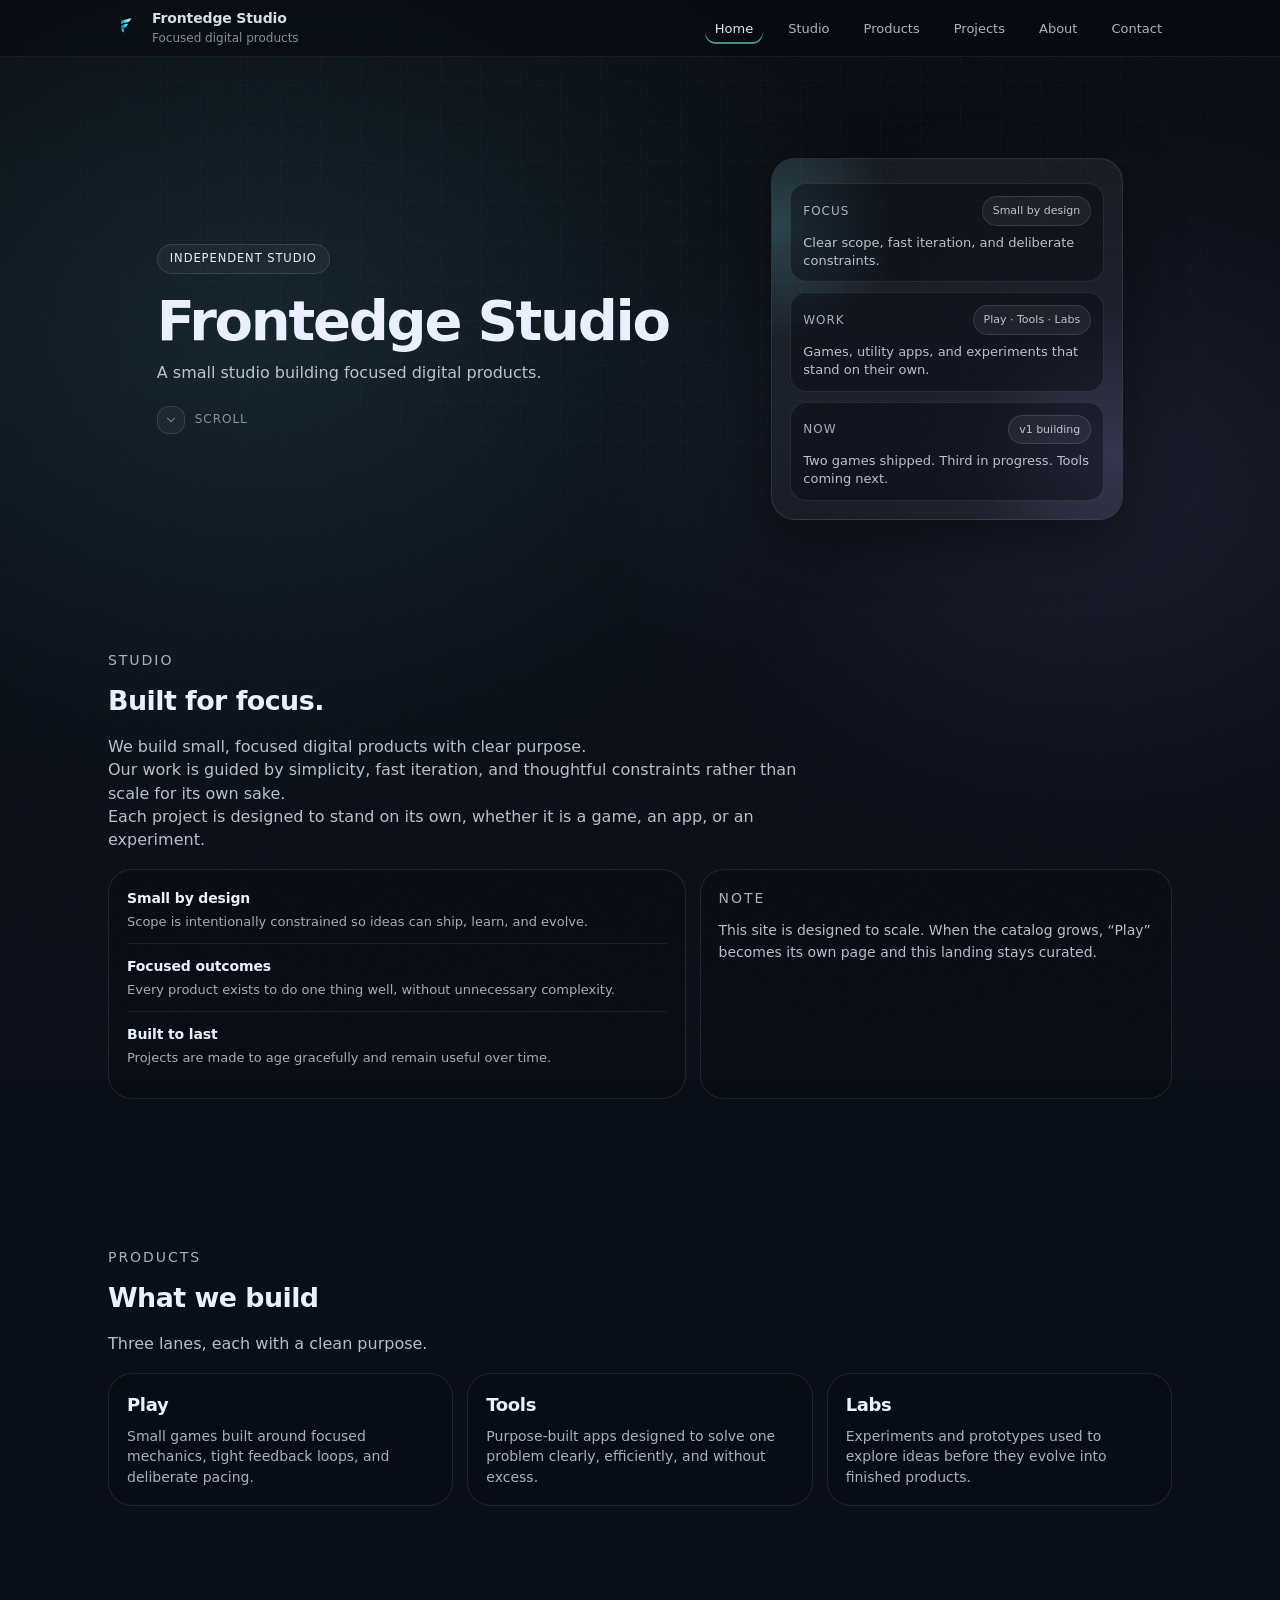
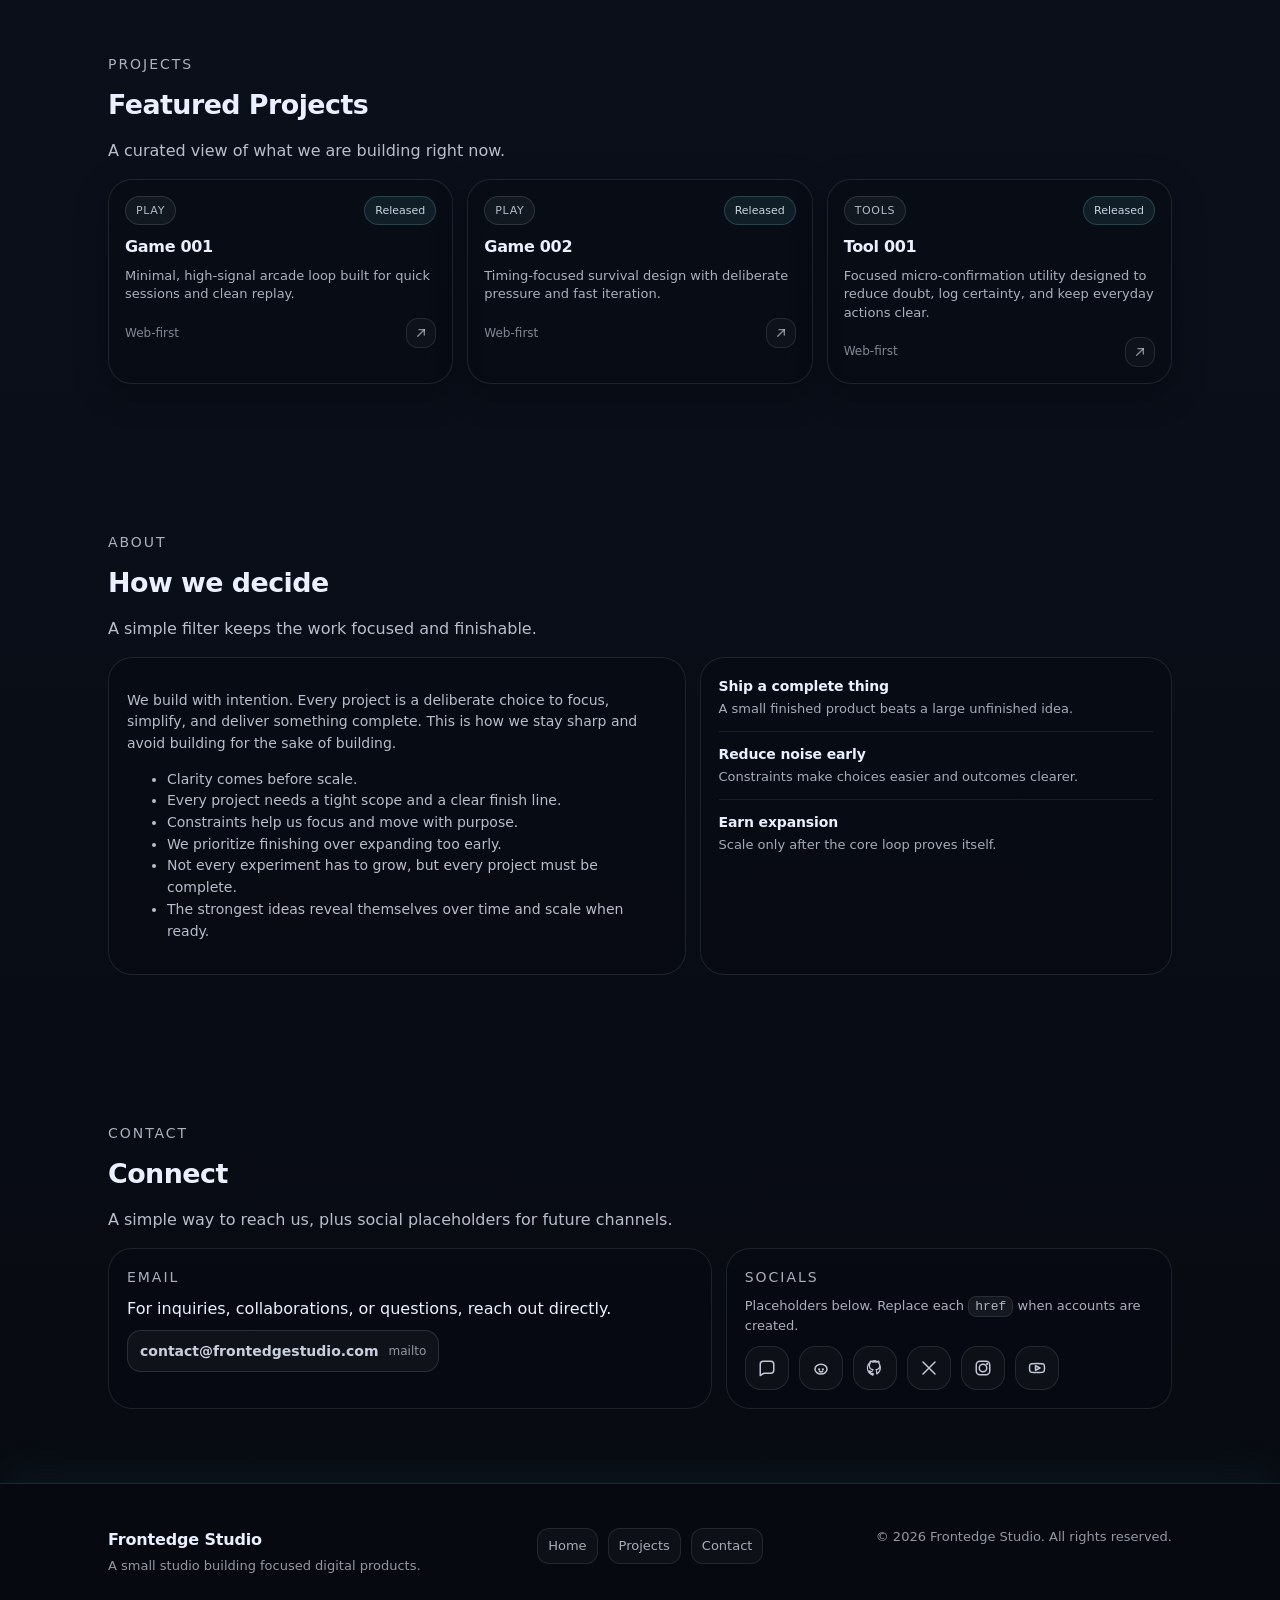
<file: index.html>
<!doctype html>
<html lang="en">
<head>
  <meta charset="utf-8" />

  <!-- Favicons & App Icons -->
  <link rel="icon" href="/favicon.ico" sizes="any">
  <link rel="icon" type="image/png" sizes="16x16" href="/favicon-16x16.png" media="(prefers-color-scheme: dark)">
  <link rel="icon" type="image/png" sizes="16x16" href="/favicon-light-16x16.png" media="(prefers-color-scheme: light)">
  <link rel="icon" type="image/png" sizes="32x32" href="/favicon-32x32.png" media="(prefers-color-scheme: dark)">
  <link rel="icon" type="image/png" sizes="32x32" href="/favicon-light-32x32.png" media="(prefers-color-scheme: light)">
  <link rel="apple-touch-icon" sizes="180x180" href="/apple-touch-icon.png">
  <link rel="manifest" href="/site.webmanifest">
  <meta name="theme-color" content="#070A10">
  <meta name="color-scheme" content="dark light">

  <title>Frontedge Studio</title>
  <meta name="description" content="A small studio building focused digital products.">

  <!-- Open Graph / Social -->
  <meta property="og:type" content="website">
  <meta property="og:site_name" content="Frontedge Studio">
  <meta property="og:title" content="Frontedge Studio">
  <meta property="og:description" content="A small studio building focused digital products.">
  <meta property="og:image" content="https://frontedgestudio.com/assets/og-image.png">
  <meta property="og:url" content="https://frontedgestudio.com">

  <!-- Twitter / X -->
  <meta name="twitter:card" content="summary_large_image">
  <meta name="twitter:title" content="Frontedge Studio">
  <meta name="twitter:description" content="A small studio building focused digital products.">
  <meta name="twitter:image" content="https://frontedgestudio.com/assets/og-image.png">

  <meta name="viewport" content="width=device-width,initial-scale=1" />

<link rel="stylesheet" href="./shells/site-shell/site.css">
</head>

<body>
  <div class="fx" aria-hidden="true"></div>
  <div class="grain" aria-hidden="true"></div>

  <header>
    <div class="wrap">
      <div class="nav">
        <a class="brand" href="#home" aria-label="Frontedge Studio Home">
          <img
            src="/assets/logo-f-128.png"
            srcset="/assets/logo-f-128.png 1x, /assets/logo-f-256.png 2x"
            width="34"
            height="34"
            alt="Frontedge Studio logo"
            class="logo"
            decoding="async"
            fetchpriority="high"
          />
          <div>
            <div class="brand-name">Frontedge Studio</div>
            <div class="brand-sub">Focused digital products</div>
          </div>
        </a>

        <nav class="primary-nav" aria-label="Primary">
          <button class="menu-btn" type="button" aria-label="Open menu" aria-controls="mobileMenu" aria-expanded="false">
            <svg width="18" height="18" viewBox="0 0 24 24" fill="none" aria-hidden="true">
              <path d="M4 7h16M4 12h16M4 17h16" stroke="currentColor" stroke-width="2" stroke-linecap="round"/>
            </svg>
          </button>

          <ul class="nav-links">
            <li><a href="#home" data-link="home">Home</a></li>
            <li><a href="#studio" data-link="studio">Studio</a></li>
            <li><a href="#products" data-link="products">Products</a></li>
            <li><a href="#projects" data-link="projects">Projects</a></li>
            <li><a href="#about" data-link="about">About</a></li>
            <li><a href="#contact" data-link="contact">Contact</a></li>
          </ul>
        </nav>
      </div>
    </div>
  </header>

        <!-- Mobile Menu Overlay -->
        <div class="menu-overlay" id="mobileMenu" aria-hidden="true">
          <div class="menu-sheet" role="dialog" aria-modal="true" aria-label="Menu">
            <div class="menu-top">
              <div class="menu-spacer" aria-hidden="true"></div>
              <button class="menu-close" type="button" aria-label="Close menu">
                <svg width="18" height="18" viewBox="0 0 24 24" fill="none" aria-hidden="true">
                  <path d="M6 6l12 12M18 6L6 18" stroke="currentColor" stroke-width="2" stroke-linecap="round"/>
                </svg>
              </button>
            </div>
            
            <div class="menu-links" aria-label="Menu links">
              <a href="#home" data-link="home">Home</a>
              <a href="#studio" data-link="studio">Studio</a>
              <a href="#products" data-link="products">Products</a>
              <a href="#projects" data-link="projects">Projects</a>
              <a href="#about" data-link="about">About</a>
              <a href="#contact" data-link="contact">Contact</a>
            </div>
          </div>
        </div>
  
  <!-- HERO -->
  <main id="home" class="hero">
    <div class="wrap">
      <div class="hero-grid">
        <div>
          <div class="kicker">
            <span class="kicker-label">Independent studio</span>
            <span class="edge-streak" aria-hidden="true"></span>
          </div>

          <h1>Frontedge Studio</h1>
          <p class="tagline">A small studio building focused digital products.</p>

          <div class="scroll-cue" aria-hidden="true">
            <div class="chev">
              <svg width="14" height="14" viewBox="0 0 24 24" fill="none">
                <path d="M6 9l6 6 6-6" stroke="currentColor" stroke-width="2" stroke-linecap="round" stroke-linejoin="round"/>
              </svg>
            </div>
            Scroll
          </div>
        </div>

        <aside class="hero-right" aria-label="Studio snapshot">
          <div class="hero-metric">
            <div class="mini">
              <div class="mini-top">
                <div class="mini-title">Focus</div>
                <div class="pill">Small by design</div>
              </div>
              <div class="mini-body">Clear scope, fast iteration, and deliberate constraints.</div>
            </div>
            <div class="mini">
              <div class="mini-top">
                <div class="mini-title">Work</div>
                <div class="pill">Play · Tools · Labs</div>
              </div>
              <div class="mini-body">Games, utility apps, and experiments that stand on their own.</div>
            </div>
            <div class="mini">
              <div class="mini-top">
                <div class="mini-title">Now</div>
                <div class="pill">v1 building</div>
              </div>
              <div class="mini-body">Two games shipped. Third in progress. Tools coming next.</div>
            </div>
          </div>
        </aside>
      </div>
    </div>
  </main>

  <!-- STUDIO IDENTITY -->
  <section id="studio" class="section">
    <div class="wrap">
      <div class="section-title">Studio</div>
      <h2 class="h2">Built for focus.</h2>
      <p class="lead">
        We build small, focused digital products with clear purpose.<br />
        Our work is guided by simplicity, fast iteration, and thoughtful constraints rather than scale for its own sake.<br />
        Each project is designed to stand on its own, whether it is a game, an app, or an experiment.
      </p>

      <div class="philo" style="margin-top:18px;">
        <div class="principles">
          <div class="row">
            <div class="k">Small by design</div>
            <div class="v">Scope is intentionally constrained so ideas can ship, learn, and evolve.</div>
          </div>
          <div class="row">
            <div class="k">Focused outcomes</div>
            <div class="v">Every product exists to do one thing well, without unnecessary complexity.</div>
          </div>
          <div class="row">
            <div class="k">Built to last</div>
            <div class="v">Projects are made to age gracefully and remain useful over time.</div>
          </div>
        </div>

        <div class="quote">
          <div class="section-title" style="margin:0 0 10px 0;">Note</div>
          This site is designed to scale. When the catalog grows, “Play” becomes its own page and this landing stays curated.
        </div>
      </div>
    </div>
  </section>

  <!-- WHAT YOU BUILD -->
  <section id="products" class="section">
    <div class="wrap">
      <div class="section-title">Products</div>
      <h2 class="h2">What we build</h2>
      <p class="lead">Three lanes, each with a clean purpose.</p>

      <div class="projects-grid" style="margin-top:18px;">
        <a class="cat" href="/play/" aria-label="Go to Play hub">
          <h3>Play</h3>
          <p>Small games built around focused mechanics, tight feedback loops, and deliberate pacing.</p>
        </a>

        <a class="cat" href="/tools/" aria-label="Go to Tools hub">
          <h3>Tools</h3>
          <p>Purpose-built apps designed to solve one problem clearly, efficiently, and without excess.</p>
        </a>

        <a class="cat" href="/labs/" aria-label="Go to Labs hub">
          <h3>Labs</h3>
          <p>Experiments and prototypes used to explore ideas before they evolve into finished products.</p>
        </a>
      </div>
    </div>
  </section>

  <!-- FEATURED PROJECTS -->
  <section id="projects" class="section">
    <div class="wrap">
      <div class="section-title">Projects</div>
      <h2 class="h2">Featured Projects</h2>
      <p class="lead">A curated view of what we are building right now.</p>

      <div class="projects-grid">
        <!-- Replace these with real projects as you finalize them -->
        <a class="card" href="/play/game-001/" aria-label="Play Game 001">
          <div class="card-top">
            <span class="tag">Play</span>
            <span class="status">Released</span>
          </div>
          <h4>Game 001</h4>
          <p>Minimal, high-signal arcade loop built for quick sessions and clean replay.</p>
          <div class="card-bottom">
            <span>Web-first</span>
            <span class="arrow" aria-hidden="true">
              <svg width="16" height="16" viewBox="0 0 24 24" fill="none">
                <path d="M7 17L17 7" stroke="currentColor" stroke-width="2" stroke-linecap="round"/>
                <path d="M9 7h8v8" stroke="currentColor" stroke-width="2" stroke-linecap="round" stroke-linejoin="round"/>
              </svg>
            </span>
          </div>
        </a>

        <a class="card" href="/play/game-002/" aria-label="Play Game 002">
          <div class="card-top">
            <span class="tag">Play</span>
            <span class="status">Released</span>
          </div>
          <h4>Game 002</h4>
          <p>Timing-focused survival design with deliberate pressure and fast iteration.</p>
          <div class="card-bottom">
            <span>Web-first</span>
            <span class="arrow" aria-hidden="true">
              <svg width="16" height="16" viewBox="0 0 24 24" fill="none">
                <path d="M7 17L17 7" stroke="currentColor" stroke-width="2" stroke-linecap="round"/>
                <path d="M9 7h8v8" stroke="currentColor" stroke-width="2" stroke-linecap="round" stroke-linejoin="round"/>
              </svg>
            </span>
          </div>
        </a>

        <a class="card" href="/tools/app-001/" aria-label="Try Tool 001">
          <div class="card-top">
            <span class="tag">Tools</span>
            <span class="status">Released</span>
          </div>
          <h4>Tool 001</h4>
          <p>Focused micro-confirmation utility designed to reduce doubt, log certainty, and keep everyday actions clear.</p>
          <div class="card-bottom">
            <span>Web-first</span>
            <span class="arrow" aria-hidden="true">
              <svg width="16" height="16" viewBox="0 0 24 24" fill="none">
                <path d="M7 17L17 7" stroke="currentColor" stroke-width="2" stroke-linecap="round"/>
                <path d="M9 7h8v8" stroke="currentColor" stroke-width="2" stroke-linecap="round" stroke-linejoin="round"/>
              </svg>
            </span>
          </div>
        </a>
      </div>
    </div>
  </section>

  <!-- ABOUT / PHILOSOPHY -->
  <section id="about" class="section">
    <div class="wrap">
      <div class="section-title">About</div>
      <h2 class="h2">How we decide</h2>
      <p class="lead">A simple filter keeps the work focused and finishable.</p>

      <div class="philo">
        <div class="quote">
          <p>
            We build with intention. Every project is a deliberate choice to focus, 
            simplify, and deliver something complete. This is how we stay sharp and 
            avoid building for the sake of building.
          </p>
          <ul>
            <li>Clarity comes before scale.</li>
            <li>Every project needs a tight scope and a clear finish line.</li>
            <li>Constraints help us focus and move with purpose.</li>
            <li>We prioritize finishing over expanding too early.</li>
            <li>Not every experiment has to grow, but every project must be complete.</li>
            <li>The strongest ideas reveal themselves over time and scale when ready.</li>
          </ul>
        </div>

        <div class="principles">
          <div class="row">
            <div class="k">Ship a complete thing</div>
            <div class="v">A small finished product beats a large unfinished idea.</div>
          </div>
          <div class="row">
            <div class="k">Reduce noise early</div>
            <div class="v">Constraints make choices easier and outcomes clearer.</div>
          </div>
          <div class="row">
            <div class="k">Earn expansion</div>
            <div class="v">Scale only after the core loop proves itself.</div>
          </div>
        </div>
      </div>
    </div>
  </section>

  <!-- CONTACT / CONNECT -->
  <section id="contact" class="section">
    <div class="wrap">
      <div class="section-title">Contact</div>
      <h2 class="h2">Connect</h2>
      <p class="lead">A simple way to reach us, plus social placeholders for future channels.</p>

      <div class="connect">
        <div class="contact-card">
          <div class="section-title" style="margin:0 0 10px 0;">Email</div>
          <div>For inquiries, collaborations, or questions, reach out directly.</div>
          <a class="email" href="mailto:contact@frontedgestudio.com">
            <span style="font-weight:620;">contact@frontedgestudio.com</span>
            <small>mailto</small>
          </a>
        </div>

        <div class="contact-card">
          <div class="section-title" style="margin:0 0 10px 0;">Socials</div>
          <div style="color:rgba(234,240,255,.72); font-size:13px; line-height:1.45;">
            Placeholders below. Replace each <code style="background:rgba(234,240,255,.06); padding:2px 6px; border-radius:8px; border:1px solid rgba(234,240,255,.10);">href</code> when accounts are created.
          </div>

          <div class="socials" aria-label="Social links">
            <!-- Core studio channels -->
            <a class="icon-link" href="#" aria-label="Discord (placeholder)" title="Discord">
              <!-- Chat bubble -->
              <svg width="18" height="18" viewBox="0 0 24 24" fill="none">
                <path d="M21 15a4 4 0 0 1-4 4H8l-5 3V7a4 4 0 0 1 4-4h10a4 4 0 0 1 4 4v8z" stroke="currentColor" stroke-width="2" stroke-linecap="round" stroke-linejoin="round"/>
              </svg>
            </a>
            <a class="icon-link" href="#" aria-label="Reddit (placeholder)" title="Reddit">
              <!-- Simple circle -->
              <svg width="18" height="18" viewBox="0 0 24 24" fill="none">
                <path d="M12 20c4.4 0 8-2.9 8-6.5S16.4 7 12 7 4 9.9 4 13.5 7.6 20 12 20z" stroke="currentColor" stroke-width="2"/>
                <path d="M9.5 13.8h.01M14.5 13.8h.01" stroke="currentColor" stroke-width="3" stroke-linecap="round"/>
                <path d="M9.8 16.2c.8.7 1.7 1 2.2 1s1.4-.3 2.2-1" stroke="currentColor" stroke-width="2" stroke-linecap="round"/>
              </svg>
            </a>
            <a class="icon-link" href="#" aria-label="GitHub (placeholder)" title="GitHub">
              <!-- Octocat-ish circle -->
              <svg width="18" height="18" viewBox="0 0 24 24" fill="none">
                <path d="M12 2a10 10 0 0 0-3.2 19.5c.5.1.7-.2.7-.5v-1.8c-3 .7-3.7-1.2-3.7-1.2-.5-1.2-1.2-1.5-1.2-1.5-1-.7.1-.7.1-.7 1.1.1 1.7 1.1 1.7 1.1 1 .1 1.9-.7 2.3-1.2.1-.7.4-1.2.7-1.5-2.4-.3-4.9-1.2-4.9-5.3 0-1.2.4-2.2 1.1-3-.1-.3-.5-1.4.1-2.9 0 0 .9-.3 3 1.1.9-.2 1.8-.3 2.7-.3.9 0 1.8.1 2.7.3 2.1-1.4 3-1.1 3-1.1.6 1.5.2 2.6.1 2.9.7.8 1.1 1.8 1.1 3 0 4.1-2.5 5-4.9 5.3.4.3.8 1 .8 2v3c0 .3.2.6.7.5A10 10 0 0 0 12 2z" stroke="currentColor" stroke-width="1.6" stroke-linecap="round" stroke-linejoin="round"/>
              </svg>
            </a>

            <!-- Common public socials -->
            <a class="icon-link" href="#" aria-label="X (placeholder)" title="X">
              <svg width="18" height="18" viewBox="0 0 24 24" fill="none">
                <path d="M4 4l16 16M20 4L4 20" stroke="currentColor" stroke-width="2" stroke-linecap="round"/>
              </svg>
            </a>
            <a class="icon-link" href="#" aria-label="Instagram (placeholder)" title="Instagram">
              <svg width="18" height="18" viewBox="0 0 24 24" fill="none">
                <path d="M16 3H8a5 5 0 0 0-5 5v8a5 5 0 0 0 5 5h8a5 5 0 0 0 5-5V8a5 5 0 0 0-5-5z" stroke="currentColor" stroke-width="2"/>
                <path d="M12 17a5 5 0 1 0 0-10 5 5 0 0 0 0 10z" stroke="currentColor" stroke-width="2"/>
                <path d="M17.5 6.5h.01" stroke="currentColor" stroke-width="3" stroke-linecap="round"/>
              </svg>
            </a>
            <a class="icon-link" href="#" aria-label="YouTube (placeholder)" title="YouTube">
              <svg width="18" height="18" viewBox="0 0 24 24" fill="none">
                <path d="M22 12s0-4-1-5-5-1-9-1-8 0-9 1-1 5-1 5 0 4 1 5 5 1 9 1 8 0 9-1 1-5 1-5z" stroke="currentColor" stroke-width="2" stroke-linecap="round" stroke-linejoin="round"/>
                <path d="M10 9l6 3-6 3V9z" stroke="currentColor" stroke-width="2" stroke-linecap="round" stroke-linejoin="round"/>
              </svg>
            </a>
          </div>
        </div>
      </div>
    </div>
  </section>
  <footer class="site-footer" aria-label="Footer">
  <div class="wrap">
    <div class="footer-grid">
      <div class="footer-brand">
        <div class="footer-name">Frontedge Studio</div>
        <div class="footer-muted">A small studio building focused digital products.</div>
      </div>

      <div class="footer-links" aria-label="Footer links">
        <a href="#home">Home</a>
        <a href="#projects">Projects</a>
        <a href="#contact">Contact</a>
      </div>

      <div class="footer-meta">
        <div class="footer-muted">© <span id="year"></span> Frontedge Studio. All rights reserved.</div>
      </div>
    </div>
  </div>
</footer>
<script src="./shells/site-shell/site.js"></script>
</body>
</html>
</file>
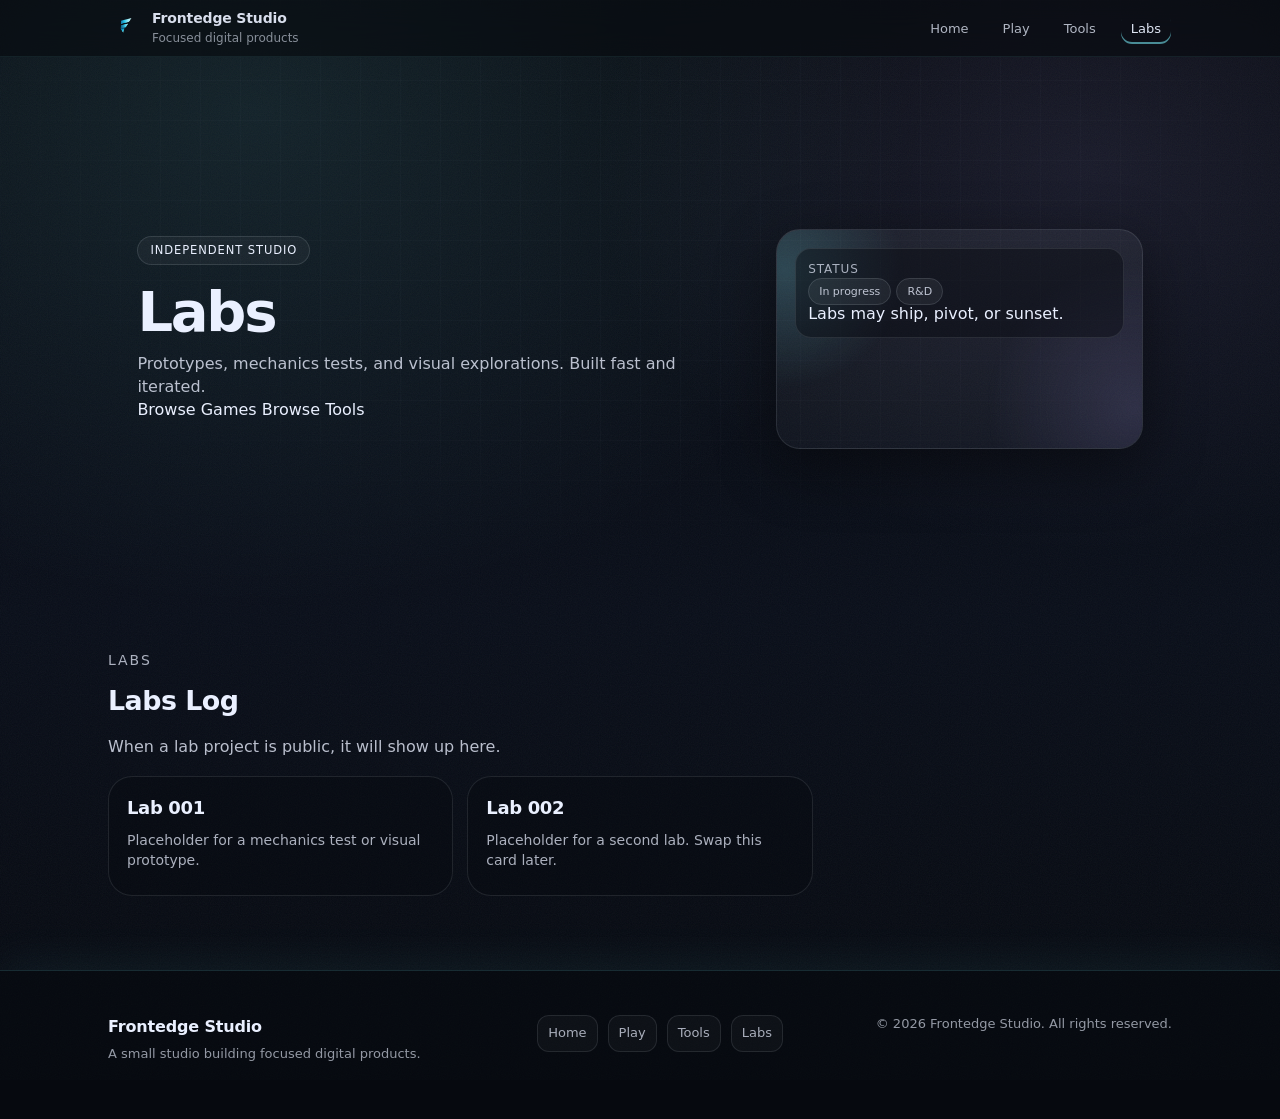
<file: labs/index.html>
<!doctype html>
<html lang="en">
<head>
  <meta charset="UTF-8" />
  <meta name="viewport" content="width=device-width, initial-scale=1" />
  <title>Labs | Frontedge Studio</title>
  <meta name="description" content="Labs built by Frontedge Studio." />

  <link rel="stylesheet" href="../shells/site-shell/site.css" />
</head>

<body class="hub">
  <div class="fx" aria-hidden="true"></div>
  <div class="grain" aria-hidden="true"></div>

  <!-- Header (root structure, hub links) -->
  <header>
    <div class="wrap">
      <div class="nav">
        <a class="brand" href="/" aria-label="Frontedge Studio Home">
          <img
            src="/assets/logo-f-128.png"
            srcset="/assets/logo-f-128.png 1x, /assets/logo-f-256.png 2x"
            width="34"
            height="34"
            alt="Frontedge Studio logo"
            class="logo"
            decoding="async"
            fetchpriority="high"
          />
          <div>
            <div class="brand-name">Frontedge Studio</div>
            <div class="brand-sub">Focused digital products</div>
          </div>
        </a>

        <nav class="primary-nav" aria-label="Primary">
          <button class="menu-btn" type="button" aria-label="Open menu" aria-controls="mobileMenu" aria-expanded="false">
            <svg width="18" height="18" viewBox="0 0 24 24" fill="none" aria-hidden="true">
              <path d="M4 7h16M4 12h16M4 17h16" stroke="currentColor" stroke-width="2" stroke-linecap="round"/>
            </svg>
          </button>

          <ul class="nav-links">
            <li><a href="/" data-link="home">Home</a></li>
            <li><a href="/play/" data-link="play">Play</a></li>
            <li><a href="/tools/" data-link="tools">Tools</a></li>
            <li><a href="/labs/" data-link="labs">Labs</a></li>
          </ul>
        </nav>
      </div>
    </div>
  </header>

  <!-- Mobile Menu Overlay (root structure, hub links) -->
  <div class="menu-overlay" id="mobileMenu" aria-hidden="true">
    <div class="menu-sheet" role="dialog" aria-modal="true" aria-label="Menu">
      <div class="menu-top">
        <div class="menu-spacer" aria-hidden="true"></div>
        <button class="menu-close" type="button" aria-label="Close menu">
          <svg width="18" height="18" viewBox="0 0 24 24" fill="none" aria-hidden="true">
            <path d="M6 6l12 12M18 6L6 18" stroke="currentColor" stroke-width="2" stroke-linecap="round"/>
          </svg>
        </button>
      </div>

      <div class="menu-links" aria-label="Menu links">
        <a href="/" data-link="home">Home</a>
        <a href="/play/" data-link="play">Play</a>
        <a href="/tools/" data-link="tools">Tools</a>
        <a href="/labs/" data-link="labs">Labs</a>
      </div>
    </div>
  </div>

  <main>
    <!-- Hero -->
    <section class="hero" aria-label="Labs hub">
      <div class="wrap">
        <div class="hero-grid">
          <div>
            <div class="kicker">
              <span class="kicker-label">Independent studio</span>
              <span class="edge-streak" aria-hidden="true"></span>
            </div>
            <h1 class="h1">Labs</h1>
            <p class="lead">
              Prototypes, mechanics tests, and visual explorations. Built fast and iterated.
            </p>

            <div class="hero-cta">
              <a class="btn" href="/play/">Browse Games</a>
              <a class="btn primary" href="/tools/">Browse Tools</a>
            </div>
          </div>

          <div class="hero-right">
            <div class="mini">
              <div class="mini-title">Status</div>
              <div class="pill-row">
                <span class="pill">In progress</span>
                <span class="pill">R&amp;D</span>
              </div>
              <div class="mini-note">Labs may ship, pivot, or sunset.</div>
            </div>
          </div>
        </div>
      </div>
    </section>

    <!-- Labs grid -->
    <section class="section" aria-label="Labs list">
      <div class="wrap">
        <div class="section-title">Labs</div>
        <h2 class="h2">Labs Log</h2>
        <p class="lead">When a lab project is public, it will show up here.</p>

        <div class="projects-grid" style="margin-top:18px;">
          <div class="cat" role="article" aria-label="Lab placeholder">
            <h3>Lab 001</h3>
            <p>Placeholder for a mechanics test or visual prototype.</p>
          </div>

          <div class="cat" role="article" aria-label="Lab placeholder">
            <h3>Lab 002</h3>
            <p>Placeholder for a second lab. Swap this card later.</p>
          </div>
        </div>
      </div>
    </section>
  </main>

  <!-- Footer (root structure, hub links) -->
  <footer class="site-footer" aria-label="Footer">
    <div class="wrap">
      <div class="footer-grid">
        <div class="footer-brand">
          <div class="footer-name">Frontedge Studio</div>
          <div class="footer-muted">A small studio building focused digital products.</div>
        </div>

        <div class="footer-links" aria-label="Footer links">
          <a href="/">Home</a>
          <a href="/play/">Play</a>
          <a href="/tools/">Tools</a>
          <a href="/labs/">Labs</a>
        </div>

        <div class="footer-meta">
          <div class="footer-muted">© <span id="year"></span> Frontedge Studio. All rights reserved.</div>
        </div>
      </div>
    </div>
  </footer>

  <script src="../shells/site-shell/site.js"></script>
</body>
</html>
</file>
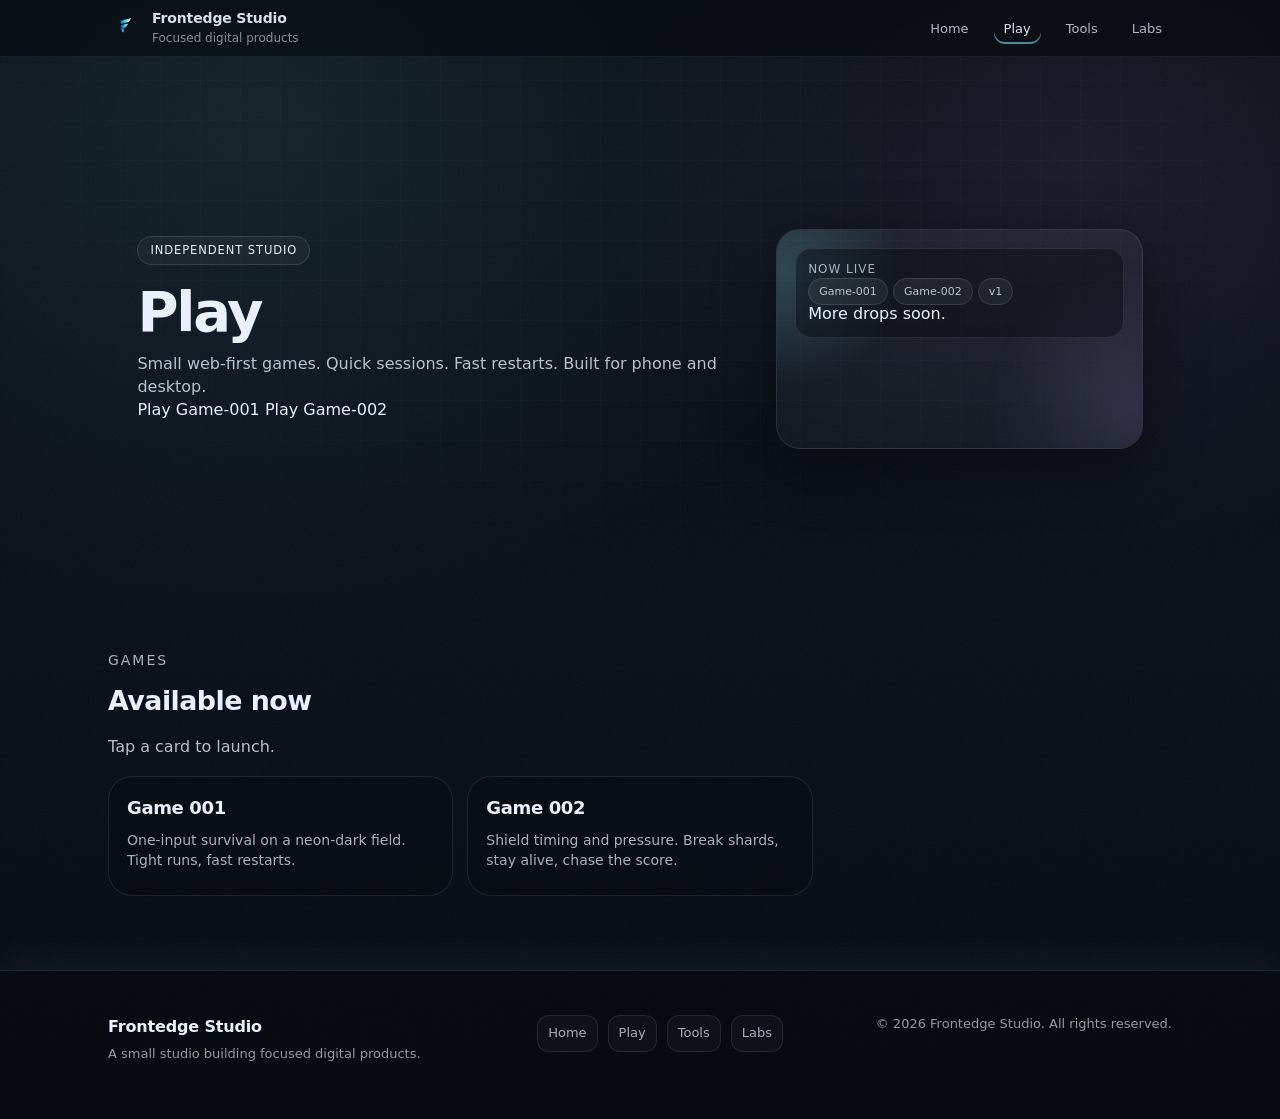
<file: play/index.html>
<!doctype html>
<html lang="en">
<head>
  <meta charset="UTF-8" />
  <meta name="viewport" content="width=device-width, initial-scale=1" />
  <title>Play | Frontedge Studio</title>
  <meta name="description" content="Play web-first games built by Frontedge Studio." />

  <link rel="stylesheet" href="../shells/site-shell/site.css" />
</head>

<body class="hub">
  <div class="fx" aria-hidden="true"></div>
  <div class="grain" aria-hidden="true"></div>

  <!-- Header (root structure, hub links) -->
  <header>
    <div class="wrap">
      <div class="nav">
        <a class="brand" href="/" aria-label="Frontedge Studio Home">
          <img
            src="/assets/logo-f-128.png"
            srcset="/assets/logo-f-128.png 1x, /assets/logo-f-256.png 2x"
            width="34"
            height="34"
            alt="Frontedge Studio logo"
            class="logo"
            decoding="async"
            fetchpriority="high"
          />
          <div>
            <div class="brand-name">Frontedge Studio</div>
            <div class="brand-sub">Focused digital products</div>
          </div>
        </a>

        <nav class="primary-nav" aria-label="Primary">
          <button class="menu-btn" type="button" aria-label="Open menu" aria-controls="mobileMenu" aria-expanded="false">
            <svg width="18" height="18" viewBox="0 0 24 24" fill="none" aria-hidden="true">
              <path d="M4 7h16M4 12h16M4 17h16" stroke="currentColor" stroke-width="2" stroke-linecap="round"/>
            </svg>
          </button>

          <ul class="nav-links">
            <li><a href="/" data-link="home">Home</a></li>
            <li><a href="/play/" data-link="play">Play</a></li>
            <li><a href="/tools/" data-link="tools">Tools</a></li>
            <li><a href="/labs/" data-link="labs">Labs</a></li>
          </ul>
        </nav>
      </div>
    </div>
  </header>

  <!-- Mobile Menu Overlay (root structure, hub links) -->
  <div class="menu-overlay" id="mobileMenu" aria-hidden="true">
    <div class="menu-sheet" role="dialog" aria-modal="true" aria-label="Menu">
      <div class="menu-top">
        <div class="menu-spacer" aria-hidden="true"></div>
        <button class="menu-close" type="button" aria-label="Close menu">
          <svg width="18" height="18" viewBox="0 0 24 24" fill="none" aria-hidden="true">
            <path d="M6 6l12 12M18 6L6 18" stroke="currentColor" stroke-width="2" stroke-linecap="round"/>
          </svg>
        </button>
      </div>

      <div class="menu-links" aria-label="Menu links">
        <a href="/" data-link="home">Home</a>
        <a href="/play/" data-link="play">Play</a>
        <a href="/tools/" data-link="tools">Tools</a>
        <a href="/labs/" data-link="labs">Labs</a>
      </div>
    </div>
  </div>

  <main>
    <!-- Hero -->
    <section class="hero" aria-label="Play hub">
      <div class="wrap">
        <div class="hero-grid">
          <div>
            <div class="kicker">
              <span class="kicker-label">Independent studio</span>
              <span class="edge-streak" aria-hidden="true"></span>
            </div>
            <h1 class="h1">Play</h1>
            <p class="lead">
              Small web-first games. Quick sessions. Fast restarts. Built for phone and desktop.
            </p>

            <div class="hero-cta">
              <a class="btn primary" href="/projects/game-001/play/">Play Game-001</a>
              <a class="btn" href="/projects/game-002/play/">Play Game-002</a>
            </div>
          </div>

          <div class="hero-right">
            <div class="mini">
              <div class="mini-title">Now Live</div>
              <div class="pill-row">
                <span class="pill">Game-001</span>
                <span class="pill">Game-002</span>
                <span class="pill">v1</span>
              </div>
              <div class="mini-note">More drops soon.</div>
            </div>
          </div>
        </div>
      </div>
    </section>

    <!-- Games grid -->
    <section class="section" aria-label="Games">
      <div class="wrap">
        <div class="section-title">Games</div>
        <h2 class="h2">Available now</h2>
        <p class="lead">Tap a card to launch.</p>

        <div class="projects-grid" style="margin-top:18px;">
          <!-- Game-001 -->
          <a class="cat" href="/play/game-001/" aria-label="Play Game-001">
            <h3>Game 001</h3>
            <p>One-input survival on a neon-dark field. Tight runs, fast restarts.</p>
          </a>

          <!-- Game-002 -->
          <a class="cat" href="/play/game-002/" aria-label="Play Game-002">
            <h3>Game 002</h3>
            <p>Shield timing and pressure. Break shards, stay alive, chase the score.</p>
          </a>
        </div>
      </div>
    </section>
  </main>

  <!-- Footer (root structure, hub links) -->
  <footer class="site-footer" aria-label="Footer">
    <div class="wrap">
      <div class="footer-grid">
        <div class="footer-brand">
          <div class="footer-name">Frontedge Studio</div>
          <div class="footer-muted">A small studio building focused digital products.</div>
        </div>

        <div class="footer-links" aria-label="Footer links">
          <a href="/">Home</a>
          <a href="/play/">Play</a>
          <a href="/tools/">Tools</a>
          <a href="/labs/">Labs</a>
        </div>

        <div class="footer-meta">
          <div class="footer-muted">© <span id="year"></span> Frontedge Studio. All rights reserved.</div>
        </div>
      </div>
    </div>
  </footer>

  <script src="../shells/site-shell/site.js"></script>
</body>
</html>
</file>
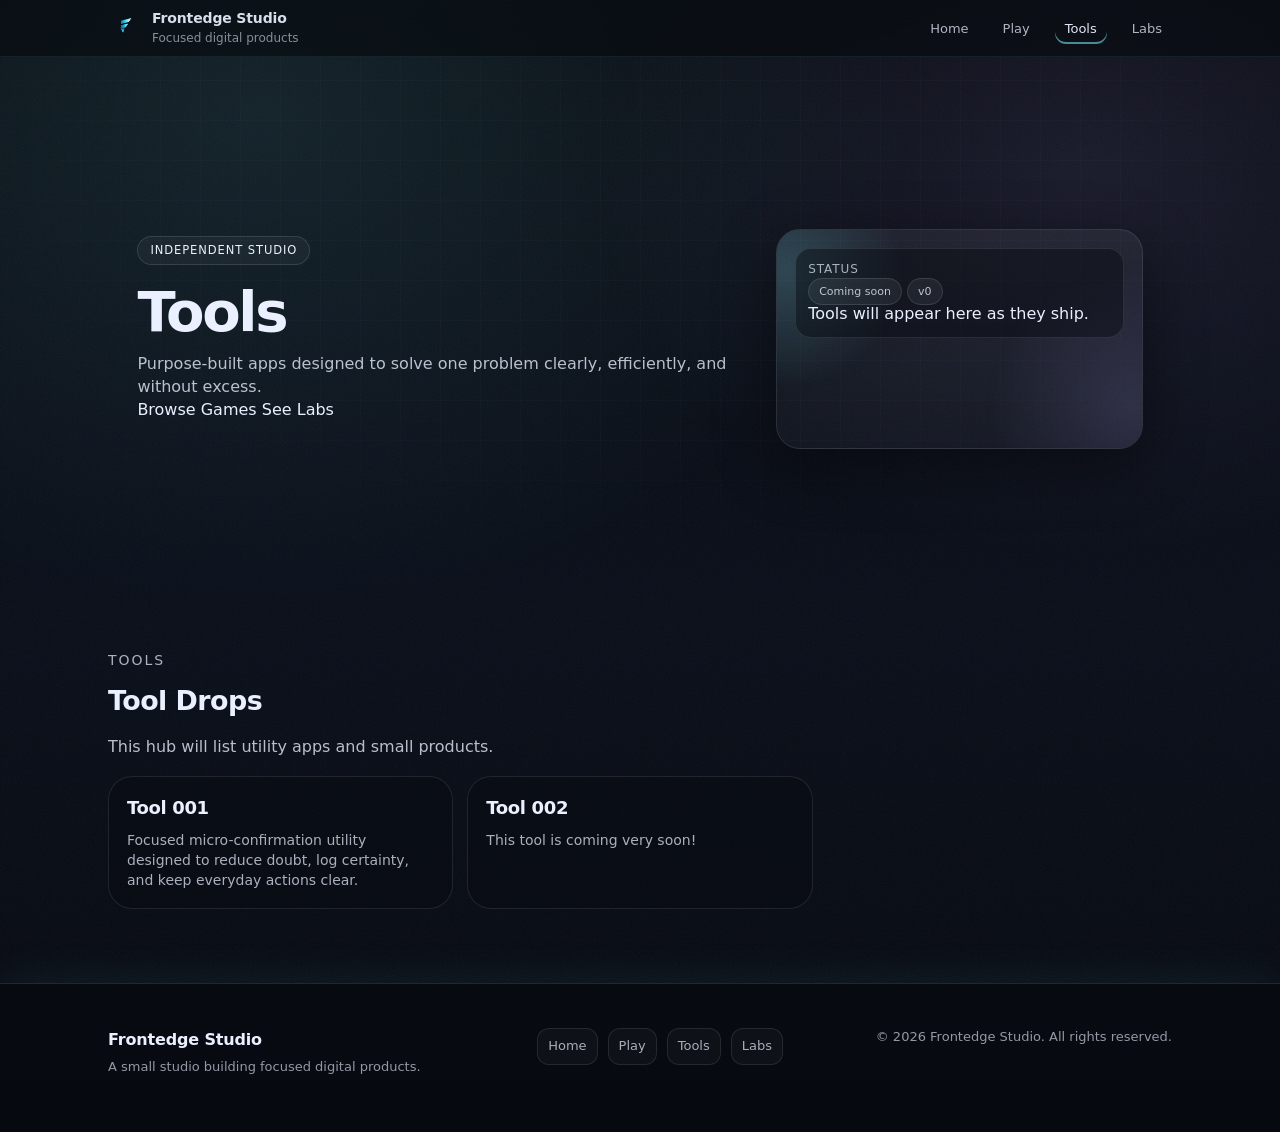
<file: tools/index.html>
<!doctype html>
<html lang="en">
<head>
  <meta charset="UTF-8" />
  <meta name="viewport" content="width=device-width, initial-scale=1" />
  <title>Tools | Frontedge Studio</title>
  <meta name="description" content="Tools built by Frontedge Studio." />

  <link rel="stylesheet" href="../shells/site-shell/site.css" />
</head>

<body class="hub">
  <div class="fx" aria-hidden="true"></div>
  <div class="grain" aria-hidden="true"></div>

  <!-- Header (root structure, hub links) -->
  <header>
    <div class="wrap">
      <div class="nav">
        <a class="brand" href="/" aria-label="Frontedge Studio Home">
          <img
            src="/assets/logo-f-128.png"
            srcset="/assets/logo-f-128.png 1x, /assets/logo-f-256.png 2x"
            width="34"
            height="34"
            alt="Frontedge Studio logo"
            class="logo"
            decoding="async"
            fetchpriority="high"
          />
          <div>
            <div class="brand-name">Frontedge Studio</div>
            <div class="brand-sub">Focused digital products</div>
          </div>
        </a>

        <nav class="primary-nav" aria-label="Primary">
          <button class="menu-btn" type="button" aria-label="Open menu" aria-controls="mobileMenu" aria-expanded="false">
            <svg width="18" height="18" viewBox="0 0 24 24" fill="none" aria-hidden="true">
              <path d="M4 7h16M4 12h16M4 17h16" stroke="currentColor" stroke-width="2" stroke-linecap="round"/>
            </svg>
          </button>

          <ul class="nav-links">
            <li><a href="/" data-link="home">Home</a></li>
            <li><a href="/play/" data-link="play">Play</a></li>
            <li><a href="/tools/" data-link="tools">Tools</a></li>
            <li><a href="/labs/" data-link="labs">Labs</a></li>
          </ul>
        </nav>
      </div>
    </div>
  </header>

  <!-- Mobile Menu Overlay (root structure, hub links) -->
  <div class="menu-overlay" id="mobileMenu" aria-hidden="true">
    <div class="menu-sheet" role="dialog" aria-modal="true" aria-label="Menu">
      <div class="menu-top">
        <div class="menu-spacer" aria-hidden="true"></div>
        <button class="menu-close" type="button" aria-label="Close menu">
          <svg width="18" height="18" viewBox="0 0 24 24" fill="none" aria-hidden="true">
            <path d="M6 6l12 12M18 6L6 18" stroke="currentColor" stroke-width="2" stroke-linecap="round"/>
          </svg>
        </button>
      </div>

      <div class="menu-links" aria-label="Menu links">
        <a href="/" data-link="home">Home</a>
        <a href="/play/" data-link="play">Play</a>
        <a href="/tools/" data-link="tools">Tools</a>
        <a href="/labs/" data-link="labs">Labs</a>
      </div>
    </div>
  </div>

  <main>
    <!-- Hero -->
    <section class="hero" aria-label="Tools hub">
      <div class="wrap">
        <div class="hero-grid">
          <div>
            <div class="kicker">
              <span class="kicker-label">Independent studio</span>
              <span class="edge-streak" aria-hidden="true"></span>
            </div>
            <h1 class="h1">Tools</h1>
            <p class="lead">
              Purpose-built apps designed to solve one problem clearly, efficiently, and without excess.
            </p>

            <div class="hero-cta">
              <a class="btn" href="/play/">Browse Games</a>
              <a class="btn primary" href="/labs/">See Labs</a>
            </div>
          </div>

          <div class="hero-right">
            <div class="mini">
              <div class="mini-title">Status</div>
              <div class="pill-row">
                <span class="pill">Coming soon</span>
                <span class="pill">v0</span>
              </div>
              <div class="mini-note">Tools will appear here as they ship.</div>
            </div>
          </div>
        </div>
      </div>
    </section>

    <!-- Tools grid -->
    <section class="section" aria-label="Tools list">
      <div class="wrap">
        <div class="section-title">Tools</div>
        <h2 class="h2">Tool Drops</h2>
        <p class="lead">This hub will list utility apps and small products.</p>

        <div class="projects-grid" style="margin-top:18px;">
          <!-- Tool-001 -->
          <a class="cat" href="/tools/app-001/" aria-label="Try Tool 001">
            <h3>Tool 001</h3>
            <p>Focused micro-confirmation utility designed to reduce doubt, log certainty, and keep everyday actions clear.</p>
          </a>

          <!-- Tool-002 -->
          <a class="cat" href="/tools/" aria-label="Try Tool-002">
            <h3>Tool 002</h3>
            <p>This tool is coming very soon!</p>
          </a>
        </div>
        
      </div>
    </section>
  </main>

  <!-- Footer (root structure, hub links) -->
  <footer class="site-footer" aria-label="Footer">
    <div class="wrap">
      <div class="footer-grid">
        <div class="footer-brand">
          <div class="footer-name">Frontedge Studio</div>
          <div class="footer-muted">A small studio building focused digital products.</div>
        </div>

        <div class="footer-links" aria-label="Footer links">
          <a href="/">Home</a>
          <a href="/play/">Play</a>
          <a href="/tools/">Tools</a>
          <a href="/labs/">Labs</a>
        </div>

        <div class="footer-meta">
          <div class="footer-muted">© <span id="year"></span> Frontedge Studio. All rights reserved.</div>
        </div>
      </div>
    </div>
  </footer>

  <script src="../shells/site-shell/site.js"></script>
</body>
</html>
</file>
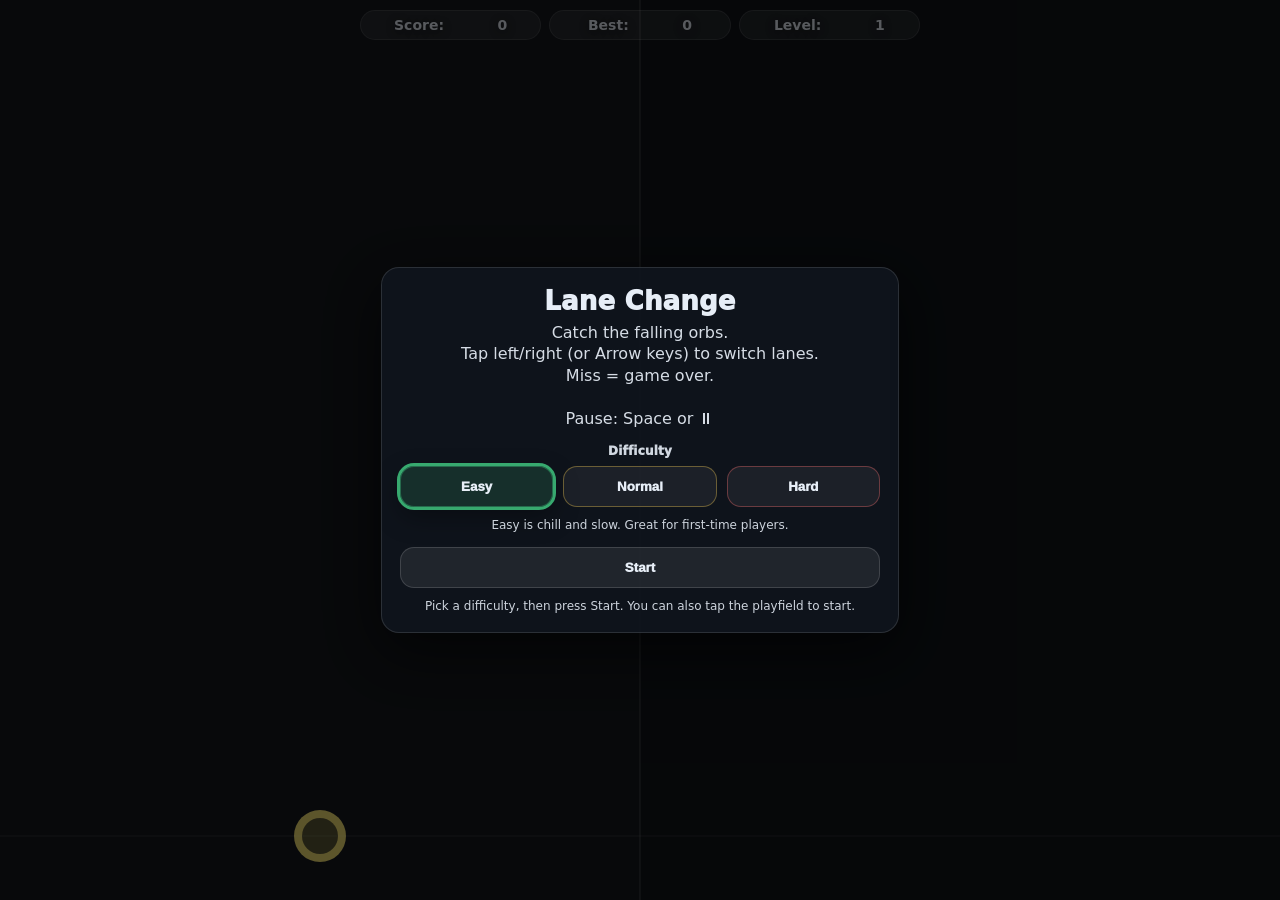
<file: play/game-001/index.html>
<!doctype html>
<html lang="en">
<head>
  <meta charset="utf-8" />
  <meta name="viewport" content="width=device-width, initial-scale=1, viewport-fit=cover" />
  <title>Lane Change</title>
  <link rel="stylesheet" href="../../../shells/play-shell/shell.css?v=3" />
</head>
<body>
  <canvas id="c"></canvas>

  <div class="hud" id="hud">
    <div class="pill">Score: <span id="score">0</span></div>
    <div class="pill">Best: <span id="best">0</span></div>
    <div class="pill">Level: <span id="lvl">1</span></div>
  </div>

  <div class="pauseDock" id="pauseDock">
    <button id="pauseBtnDock" class="pauseDockBtn" aria-label="Pause/Resume">⏸</button>
    <button id="soundBtnDock" class="pauseDockBtn soundBtn" aria-label="Sound On/Off">🔊</button>
    <div class="pauseDockText" id="pauseHint">Pause: Space or ⏸</div>
  </div>

  <div class="overlay" id="overlay">
    <div class="card">
      <div class="title" id="ovTitle">Lane Change</div>
      <div class="sub" id="ovSub"></div>
      
      <div id="adSlot" style="display:none; margin:12px 0;">
        <div id="adContainer" style="
          width:100%;
          height:180px;
          border-radius:12px;
          background:#000;
          display:flex;
          align-items:center;
          justify-content:center;
          color:white;
          font-size:14px;
        ">
          Ad Loading...
        </div>
      </div>
      
      <div class="countdownWrap" id="countdownWrap">
        <div class="countdownNumber" id="countdownNum">5</div>
        <div class="countdownLabel" id="countdownLabel">Watching Ad…</div>
      </div>

      <div class="diffWrap" id="diffWrap">
        <div class="diffLabel">Difficulty</div>
        <div class="diffButtons">
          <button class="diffBtn selected" data-k="easy" id="diffEasy">Easy</button>
          <button class="diffBtn" data-k="normal" id="diffNormal">Normal</button>
          <button class="diffBtn" data-k="hard" id="diffHard">Hard</button>
        </div>
        <div class="small" id="diffExplain"></div>
      </div>

      <div class="row" style="margin-top:14px;">
        <button id="continueBtn" class="action">Watch Ad to Continue</button>
        <button id="primaryBtn" class="action">Start</button>
      </div>

      <div class="small" id="ovFoot"></div>
    </div>
  </div>

  <div class="devPanel" id="devPanel">
    <div class="devTitle">Dev Metrics</div>

    <div class="devRow"><span>Best score</span><strong id="mBest">0</strong></div>
    <div class="devRow"><span>Total runs</span><strong id="mRuns">0</strong></div>
    <div class="devRow"><span>Continues used (this run)</span><strong id="mContinuesRun">0</strong></div>
    <div class="devRow"><span>Continues granted (lifetime)</span><strong id="mContinuesLife">0</strong></div>

    <div style="height:8px;"></div>

    <div class="devRow"><span>Continue offered</span><strong id="mOffered">0</strong></div>
    <div class="devRow"><span>Continue clicked</span><strong id="mClicked">0</strong></div>
    <div class="devRow"><span>Ad completed</span><strong id="mCompleted">0</strong></div>
    <div class="devRow"><span>Continue granted</span><strong id="mGranted">0</strong></div>
    <div class="devRow"><span>Offer → Click</span><strong id="mOfferClick">0%</strong></div>
    <div class="devRow"><span>Click → Complete</span><strong id="mClickComplete">0%</strong></div>
    <div class="devRow"><span>Offer → Complete</span><strong id="mOfferComplete">0%</strong></div>

    <div class="devHint">Press M to toggle. Press Shift+M to reset.</div>
  </div>

  <script src="./cfg.js?v=3"></script>
  <script src="./game.js?v=3"></script>
  <script src="../../../shells/play-shell/shell.js?v=3"></script>
</body>
</html>
</file>
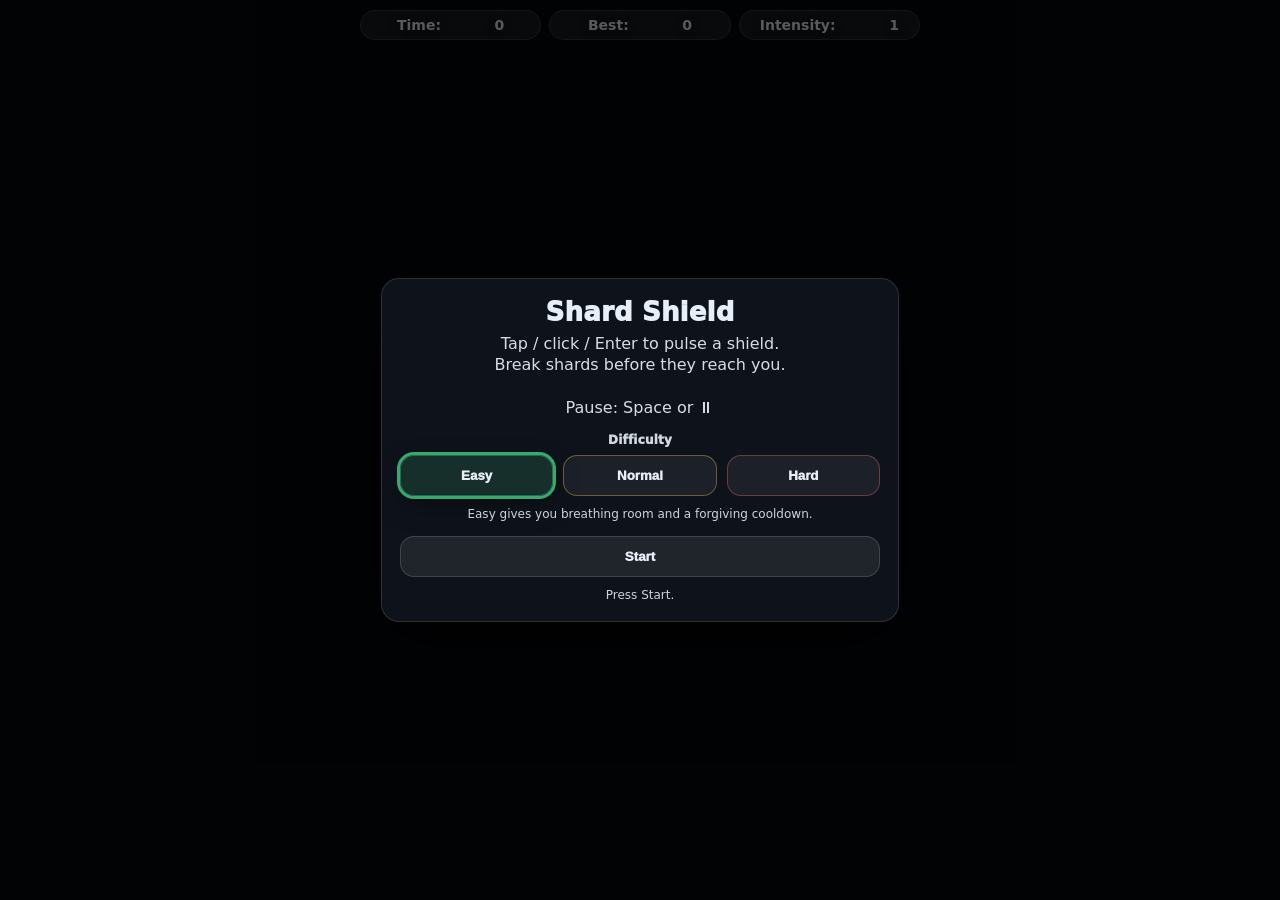
<file: play/game-002/index.html>
<!doctype html>
<html lang="en">
<head>
  <meta charset="utf-8" />
  <meta name="viewport" content="width=device-width, initial-scale=1, viewport-fit=cover" />
  <title>Shard Shield</title>
  <link rel="stylesheet" href="../../../shells/play-shell/shell.css" />
</head>
<body>
  <canvas id="c"></canvas>

  <div class="hud">
    <div class="pill">Time: <span id="score">0.0</span></div>
    <div class="pill">Best: <span id="best">0.0</span></div>
    <div class="pill">Intensity: <span id="lvl">1</span></div>
  </div>

  <div class="pauseDock" id="pauseDock">
    <button id="pauseBtnDock" class="pauseDockBtn" aria-label="Pause/Resume">⏸</button>
    <button id="soundBtnDock" class="pauseDockBtn soundBtn" aria-label="Sound On/Off">🔊</button>
    <div class="pauseDockText" id="pauseHint">Pause: Space or ⏸</div>
  </div>

  <div class="overlay" id="overlay">
    <div class="card">
      <div class="title" id="ovTitle">Shard Shield</div>
      <div class="sub" id="ovSub"></div>

      <div class="countdownWrap" id="countdownWrap">
        <div class="countdownNumber" id="countdownNum">5</div>
        <div class="countdownLabel" id="countdownLabel">Watching Ad…</div>
      </div>

      <div class="diffWrap" id="diffWrap">
        <div class="diffLabel">Difficulty</div>
        <div class="diffButtons">
          <button class="diffBtn selected" data-k="easy">Easy</button>
          <button class="diffBtn" data-k="normal">Normal</button>
          <button class="diffBtn" data-k="hard">Hard</button>
        </div>
        <div class="small" id="diffExplain"></div>
      </div>

      <div class="row" style="margin-top:14px;">
        <button id="continueBtn" class="action">Watch Ad to Continue</button>
        <button id="primaryBtn" class="action">Start</button>
      </div>

      <div class="small" id="ovFoot"></div>
    </div>
  </div>

  <div class="devPanel" id="devPanel">
    <div class="devTitle">Dev Metrics</div>

    <div class="devRow"><span>Best score</span><strong id="mBest">0</strong></div>
    <div class="devRow"><span>Total runs</span><strong id="mRuns">0</strong></div>
    <div class="devRow"><span>Continues used (this run)</span><strong id="mContinuesRun">0</strong></div>
    <div class="devRow"><span>Continues granted (lifetime)</span><strong id="mContinuesLife">0</strong></div>

    <div style="height:8px;"></div>

    <div class="devRow"><span>Continue offered</span><strong id="mOffered">0</strong></div>
    <div class="devRow"><span>Continue clicked</span><strong id="mClicked">0</strong></div>
    <div class="devRow"><span>Ad completed</span><strong id="mCompleted">0</strong></div>
    <div class="devRow"><span>Continue granted</span><strong id="mGranted">0</strong></div>
    <div class="devRow"><span>Offer → Click</span><strong id="mOfferClick">0%</strong></div>
    <div class="devRow"><span>Click → Complete</span><strong id="mClickComplete">0%</strong></div>
    <div class="devRow"><span>Offer → Complete</span><strong id="mOfferComplete">0%</strong></div>

    <div class="devHint">Press M to toggle. Press Shift+M to reset.</div>
  </div>

  <script src="./cfg.js"></script>
  <script src="./game.js"></script>
  <script src="../../../shells/play-shell/shell.js"></script>
</body>
</html>
</file>
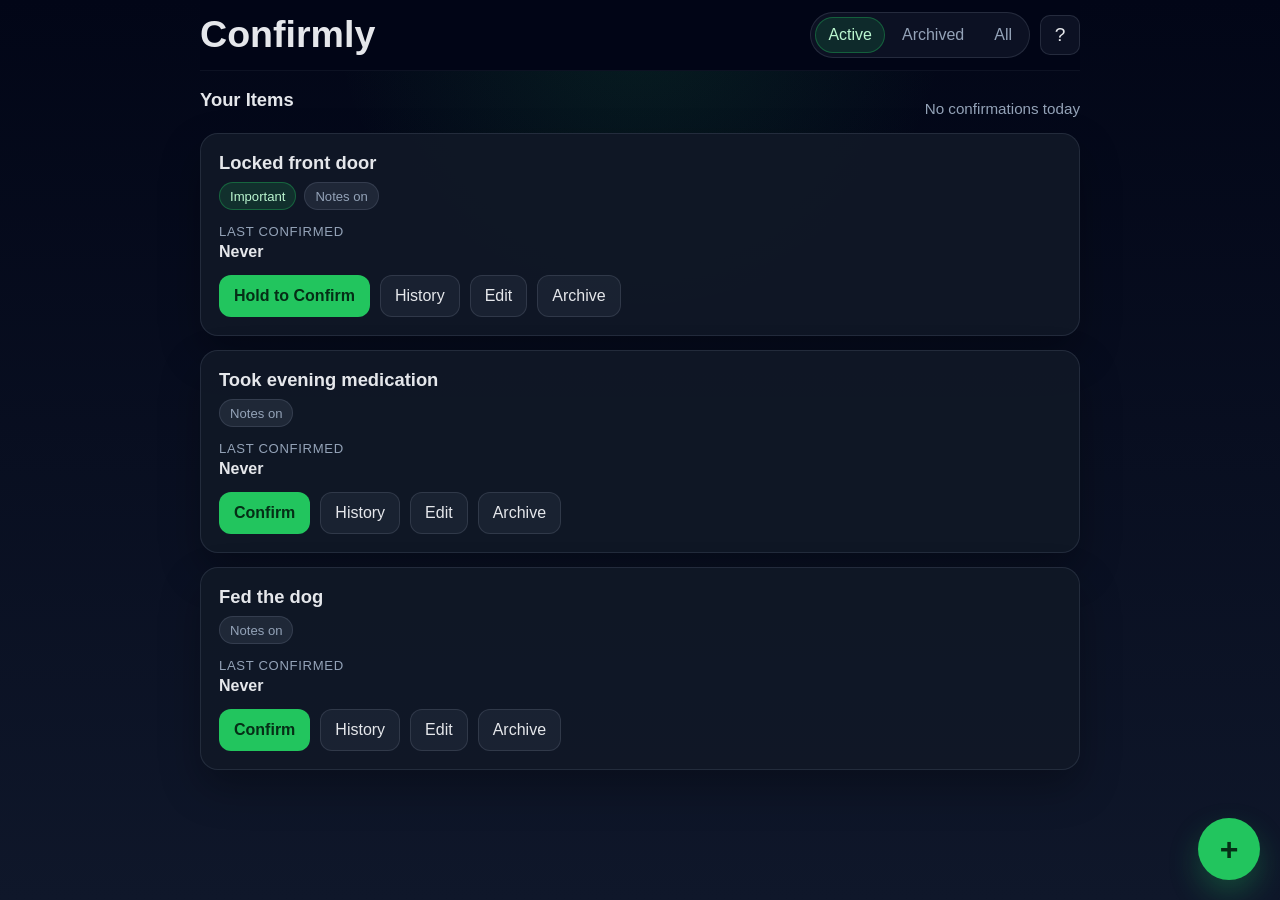
<file: tools/app-001/index.html>
<!DOCTYPE html>
<html lang="en">
<head>
  <meta charset="UTF-8" />
  <meta
    name="viewport"
    content="width=device-width, initial-scale=1.0"
  />
  <title>Confirmly</title>
  <link rel="stylesheet" href="./app.css" />
</head>
<body>
  <div class="app-shell">
    <header class="topbar">
      <div class="topbar-left">
        <h1>Confirmly</h1>
      </div>

      <div class="topbar-actions">
        <div class="view-toggle" role="tablist" aria-label="Item views">
          <button id="view-active-button" class="view-toggle-button is-active" type="button">Active</button>
          <button id="view-archived-button" class="view-toggle-button" type="button">Archived</button>
          <button id="view-all-button" class="view-toggle-button" type="button">All</button>
        </div>
        <button id="help-button" class="icon-button" type="button" aria-label="Help">
          ?
        </button>
      </div>
    </header>

    <main class="main-content">
      <section class="list-section">
        <div class="section-header">
          <h2 id="list-title">Your Items</h2>
          <p id="summary-text">Loading items...</p>
        </div>

        <div id="items-list" class="items-list"></div>
      </section>
    </main>
  </div>

  <button id="floating-add-button" class="floating-add-button" type="button" aria-label="Add item">
    +
  </button>

  <div id="item-modal" class="modal hidden" aria-hidden="true">
    <div class="modal-backdrop" data-close-modal="true"></div>

    <div class="modal-panel" role="dialog" aria-modal="true" aria-labelledby="item-modal-title">
      <div class="modal-header">
        <h2 id="item-modal-title">Add Item</h2>
        <button id="close-item-modal" class="icon-button" type="button" aria-label="Close">
          ×
        </button>
      </div>

      <form id="item-form" class="form-stack">
        <input type="hidden" id="item-id" />

        <div class="form-field">
          <label for="item-name">Item name</label>
          <input
            id="item-name"
            name="itemName"
            type="text"
            maxlength="80"
            placeholder="Example: Locked front door"
            required
          />
        </div>

        <label class="checkbox-row">
          <input id="item-important" name="itemImportant" type="checkbox" />
          <span>Mark as important (hold to confirm)</span>
        </label>

        <label class="checkbox-row">
          <input id="item-notes" name="itemNotes" type="checkbox" checked />
          <span>Prompt for a note after confirming</span>
        </label>

        <div class="form-actions">
          <button type="button" id="cancel-item-button" class="button button-secondary">
            Cancel
          </button>
          <button type="submit" id="save-item-button" class="button button-primary">
            Save Item
          </button>
        </div>
      </form>
    </div>
  </div>

  <div id="note-modal" class="modal hidden" aria-hidden="true">
    <div class="modal-backdrop"></div>

    <div class="modal-panel" role="dialog" aria-modal="true" aria-labelledby="note-modal-title">
      <div class="modal-header">
        <h2 id="note-modal-title">Add a note?</h2>
      </div>

      <form id="note-form" class="form-stack">
        <div class="form-field">
          <label for="confirm-note">Optional note</label>
          <textarea
            id="confirm-note"
            name="confirmNote"
            rows="4"
            maxlength="300"
          ></textarea>
          <div class="field-meta">
            <span id="note-char-count">300 characters remaining</span>
          </div>
        </div>

        <div class="form-actions form-actions-compact">
          <button type="button" id="skip-note-button" class="button button-secondary button-compact">
            Skip
          </button>
          <button type="submit" class="button button-primary button-compact">
            Save Note
          </button>
        </div>
      </form>
    </div>
  </div>

  <div id="help-modal" class="modal hidden" aria-hidden="true">
    <div class="modal-backdrop" data-close-help="true"></div>

    <div class="modal-panel" role="dialog" aria-modal="true" aria-labelledby="help-modal-title">
      <div class="modal-header">
        <h2 id="help-modal-title">How Confirmly works</h2>
        <button id="close-help-modal" class="icon-button" type="button" aria-label="Close">
          ×
        </button>
      </div>

      <div class="help-content">
        <p>Confirmly helps you stop second guessing whether you already did something.</p>
        <ul class="help-list">
          <li>Tap to confirm standard items.</li>
          <li>Important items require a press and hold.</li>
          <li>Notes can be saved with confirmations.</li>
          <li>Archive hides items you no longer need.</li>
          <li>Archived items can be restored later.</li>
          <li>All item history is stored locally in your browser on this device.</li>
        </ul>
      </div>
    </div>
  </div>

  <template id="item-card-template">
    <article class="item-card">
      <div class="item-card-top">
        <div>
          <h3 class="item-name"></h3>
          <div class="item-meta-row">
            <span class="item-badge hidden">Important</span>
            <span class="item-note-setting"></span>
            <span class="item-archived-setting hidden">Archived</span>
          </div>
        </div>
      </div>

      <div class="item-status">
        <p class="item-last-confirmed-label">Last confirmed</p>
        <p class="item-last-confirmed-value">Never</p>
      </div>

      <div class="item-actions"></div>

      <div class="history-panel hidden">
        <h4>Recent history</h4>
        <ul class="history-list"></ul>
      </div>
    </article>
  </template>

  <script src="./app.js"></script>
</body>
</html>
</file>
<file: shells/site-shell/site.css>
:root{
      --bg: #070A10;
      --bg2:#0A0F1A;
      --card:#0B1222;
      --text:#EAF0FF;
      --muted:#A7B2CF;
      --line: rgba(234,240,255,.10);
      --line2: rgba(234,240,255,.14);
      --accent: #7CF3FF;
      --accent2:#B7A6FF;
      --shadow: 0 18px 60px rgba(0,0,0,.45);
      --radius: 18px;
      --radius2: 24px;
      --max: 1100px;
      --pad: 18px;
      --pad2: 28px;
      --navH: 56px;
    }

    *{ box-sizing:border-box; }
    html{ scroll-behavior:smooth; overflow-y: scroll; }
    body{
      margin:0;
      padding-top: var(--navH);
      font-family: ui-sans-serif, system-ui, -apple-system, Segoe UI, Roboto, Helvetica, Arial, "Apple Color Emoji", "Segoe UI Emoji";
      background: radial-gradient(1200px 900px at 20% 10%, rgba(124,243,255,.10), transparent 55%),
                  radial-gradient(900px 700px at 85% 15%, rgba(183,166,255,.10), transparent 55%),
                  linear-gradient(180deg, var(--bg), var(--bg2) 55%, var(--bg));
      color:var(--text);
      line-height:1.45;
      overflow-x:hidden;
    }

    a{ color:inherit; text-decoration:none; }
    a:focus-visible, button:focus-visible{
      outline: 2px solid rgba(124,243,255,.65);
      outline-offset: 3px;
      border-radius: 10px;
    }

    /* Subtle animated grain + grid */
    .fx{
      position:fixed;
      inset:0;
      pointer-events:none;
      z-index:-1;
      opacity:.55;
      background:
        linear-gradient(rgba(234,240,255,.04) 1px, transparent 1px),
        linear-gradient(90deg, rgba(234,240,255,.04) 1px, transparent 1px);
      background-size: 40px 40px;
      mask-image: radial-gradient(60% 50% at 50% 18%, black 60%, transparent 100%);
    }
    .grain{
      position:fixed;
      inset:-20%;
      pointer-events:none;
      z-index:-1;
      opacity:.08;
      background-image:url("data:image/svg+xml,%3Csvg xmlns='http://www.w3.org/2000/svg' width='260' height='260'%3E%3Cfilter id='n'%3E%3CfeTurbulence type='fractalNoise' baseFrequency='.9' numOctaves='3' stitchTiles='stitch'/%3E%3C/filter%3E%3Crect width='260' height='260' filter='url(%23n)' opacity='.6'/%3E%3C/svg%3E");
      transform:translateZ(0);
      animation: drift 14s linear infinite;
    }
    @keyframes drift{
      0%{ transform:translate3d(-2%, -2%, 0); }
      50%{ transform:translate3d(2%, 1%, 0); }
      100%{ transform:translate3d(-2%, -2%, 0); }
    }

    /* Layout helpers */
    .wrap{ max-width:var(--max); margin:0 auto; padding:0 var(--pad); }
    .section{ padding: 74px 0; }
    .section-title{
      font-size: 14px;
      letter-spacing:.14em;
      text-transform:uppercase;
      color: rgba(234,240,255,.72);
      margin:0 0 12px 0;
    }
    .h2{
      margin:0 0 14px 0;
      font-size: clamp(22px, 2.1vw, 30px);
      letter-spacing: -0.02em;
    }
    .lead{
      margin:0;
      color:rgba(234,240,255,.78);
      font-size: 16px;
      max-width: 70ch;
    }

/* Header / Nav */
header{
  position: fixed;
  top: 0;
  left: 0;
  right: 0;
  width: 100%;
  z-index:50;
  backdrop-filter: blur(14px);
  background: rgba(7,10,16,.62);
  border-bottom: 1px solid rgba(124,243,255,.08);
}

.nav{
  height: var(--navH);
  display:flex;
  align-items:center;
  justify-content:space-between;
  gap:16px;
}

.brand{
  display:flex;
  align-items:center;
  gap:10px;
  min-width: 210px;
}

.logo{
  width: 34px;
  height: 34px;
  object-fit: contain;
  border-radius: 10px;
  flex-shrink: 0;
  transition: transform .15s ease;
}

.brand:hover .logo{
  transform: translateY(-1px);
}

.brand-name{
  font-weight: 620;
  letter-spacing: -0.01em;
  font-size: 14px;
  color: rgba(234,240,255,.92);
  white-space:nowrap;
}

.brand-sub{
  font-size: 12px;
  color: rgba(234,240,255,.56);
  margin-top:2px;
  white-space:nowrap;
}

/* Desktop nav */
.primary-nav{
  display:flex;
  align-items:center;
  gap:12px;
}

/* Hamburger button (hidden on desktop) */
.menu-btn{
  display:none;
  width: 40px;
  height: 40px;
  border-radius: 14px;
  border: 1px solid rgba(234,240,255,.10);
  background: rgba(234,240,255,.03);
  color: rgba(234,240,255,.85);
}

/* Inline links (desktop) */
.nav-links{
  list-style:none;
  display:flex;
  align-items:center;
  gap:14px;
  padding:0;
  margin:0;
}

.nav-links a{
  font-size: 13px;
  color: rgba(234,240,255,.74);
  padding: 8px 10px;
  border-radius: 12px;
  transition: background .15s ease, color .15s ease;
}

.nav-links a:hover{
  background: rgba(234,240,255,.06);
  color: rgba(234,240,255,.92);
}

.nav-links a[data-active="true"]{
  background: transparent;
  color: rgba(234,240,255,.95);
  border: 1px solid transparent;
  box-shadow: inset 0 -2px 0 rgba(124,243,255,.55);
}

/* Mobile menu overlay */
.menu-overlay{
  position: fixed;
  inset: 0;
  z-index: 999;                 /* ensure it’s above header/content */
  display: none;
  background: rgba(0,0,0,.55);  /* dim the site behind */
  backdrop-filter: blur(10px);
}

.menu-overlay[data-open="true"]{ display:block; }

.menu-sheet{
  position: absolute;
  top: 0;
  right: 0;
  width: min(420px, 88vw);
  height: 100%;
  padding: 18px;
  background: rgba(7,10,16,.96); /* solid enough to read */
  border-left: 1px solid rgba(234,240,255,.10);
  box-shadow: -20px 0 60px rgba(0,0,0,.55);
}

.menu-top{
  display:flex;
  align-items:center;
  justify-content: flex-end;
  padding: 10px 6px 18px;
}

.menu-title{
  font-weight: 650;
  letter-spacing: -0.01em;
  color: rgba(234,240,255,.92);
}

.menu-close{
  width: 40px;
  height: 40px;
  border-radius: 14px;
  border: 1px solid rgba(234,240,255,.10);
  background: rgba(234,240,255,.03);
  color: rgba(234,240,255,.85);
}

.menu-links{
  display:flex;
  flex-direction: column;
  gap: 10px;
  padding-top: 10px;
}

.menu-links a{
  font-size: 18px;
  font-weight: 620;
  letter-spacing: -0.01em;
  padding: 12px 10px;
  border-radius: 14px;
  color: rgba(234,240,255,.92);
  border: 1px solid rgba(234,240,255,.10);
  background: rgba(234,240,255,.03);
}

.menu-links a:hover{
  background: rgba(234,240,255,.06);
  border-color: rgba(124,243,255,.18);
}

/* Mobile tightening (menu icon replaces inline nav) */
@media (max-width: 760px){
  :root{ --navH: 50px; }

  .brand{ min-width: 0; }
  .brand-sub{ display:none; }

  .logo{
    width: 28px;
    height: 28px;
  }

  /* Show hamburger, hide inline links */
  .menu-btn{ display:grid; place-items:center; }
  .nav-links{ display:none; }

  /* tighten hero spacing on mobile */
  .hero{
    padding-top: 56px;
    min-height: calc(86vh - var(--navH));
  }
}
 
    /* Hero */
    .hero{
      padding: 86px 0 40px;
      min-height: 520px;
      display:flex;
      align-items:center;
    }
    @media (max-width: 720px){
      .hero{ min-height: 560px; } /* mobile needs a touch more room */
    }
    .hero-right{ min-width: 320px; }
    @media (max-width: 900px){
      .hero-right{ min-width: 0; }
    }
    .hero-grid{
      display:grid;
      grid-template-columns: 1.25fr .75fr;
      gap: 28px;
      align-items:center;
      min-height: 0;
    }
    .hero-cta{ min-height: 44px; }   /* reserves a row even if buttons wrap */
    .hero .h1{ max-width: 18ch; }    /* consistent headline wrapping */
    .hero .lead{ max-width: 60ch; }  /* consistent lead wrapping across root + hubs */

    .kicker{
      position: relative;              /* anchor for the streak */
      display: inline-flex;
      align-items: center;
      gap: 10px;
      padding: 8px 12px;
      border-radius: 999px;
      border: 1px solid rgba(234,240,255,.12);
      background: rgba(234,240,255,.04);
    }

    .kicker-label{
      font-size: 11.5px;
      font-weight: 500;
      letter-spacing: .08em;
      text-transform: uppercase;
      line-height: 1;
    }
    
    /* Edge streak anchored to pill bottom */
    .edge-streak{
      position: absolute;
      left: 10px;
      right: 10px;
      bottom: 2px;          /* hugs the pill edge */
      height: 2px;
      overflow: hidden;     /* clips the comet */
      pointer-events: none;
    }

    /* comet */
    .edge-streak::after{
      content:"";
      position:absolute;
      top: 0;
      left: -30%;
      width: 30%;
      height: 100%;
      border-radius: 999px;

      background: linear-gradient(90deg,
        rgba(124,243,255,0),
        rgba(124,243,255,.35),
        rgba(124,243,255,.95),
        rgba(183,166,255,.55),
        rgba(124,243,255,0)
      );

      filter: drop-shadow(0 0 6px rgba(124,243,255,.2));
      opacity: 0;

      animation: streakSweep 1100ms cubic-bezier(.3,0,.2,1) 400ms both;
    }

    @keyframes streakSweep{
      0%   { transform: translateX(0); opacity: 0; }
      12%  { opacity: .95; }
      85%  { opacity: .7; }
      100% { transform: translateX(360%); opacity: 0; }
    }

    /* replay on hover */
    .kicker:hover .edge-streak::after{
      animation: streakSweep 1100ms cubic-bezier(.3,0,.2,1) both;
    }

    @media (prefers-reduced-motion: reduce){
      .edge-streak::after{ animation: none; opacity: .75; }
    }
    
    h1{
      margin: 18px 0 10px 0;
      font-size: clamp(34px, 4.6vw, 56px);
      letter-spacing: -0.04em;
      line-height: 1.05;
    }
    .tagline{
      margin: 0;
      font-size: 16px;
      color: rgba(234,240,255,.78);
      max-width: 60ch;
    }
    .hero-right{
      border-radius: var(--radius2);
      border: 1px solid rgba(234,240,255,.10);
      background: linear-gradient(180deg, rgba(234,240,255,.06), rgba(234,240,255,.03));
      box-shadow: var(--shadow);
      padding: 18px;
      position:relative;
      overflow:hidden;
      min-height: 220px;
    }
    .hero-right:before{
      content:"";
      position:absolute;
      inset:-30%;
      background:
        radial-gradient(200px 200px at 20% 30%, rgba(124,243,255,.18), transparent 60%),
        radial-gradient(240px 240px at 80% 70%, rgba(183,166,255,.14), transparent 62%);
      filter: blur(2px);
      transform: translateZ(0);
    }
    .hero-metric{
      position:relative;
      display:grid;
      gap:10px;
      margin-top: 6px;
    }
    .mini{
      position:relative;
      border-radius: 16px;
      border: 1px solid rgba(234,240,255,.10);
      background: rgba(7,10,16,.45);
      padding: 12px 12px;
    }
    .mini-top{
      display:flex;
      align-items:center;
      justify-content:space-between;
      gap:12px;
      margin-bottom: 8px;
    }
    .mini-title{
      font-size: 12px;
      color: rgba(234,240,255,.70);
      letter-spacing:.08em;
      text-transform:uppercase;
    }
    .pill{
      font-size: 11px;
      padding: 6px 10px;
      border-radius: 999px;
      border: 1px solid rgba(234,240,255,.12);
      background: rgba(234,240,255,.06);
      color: rgba(234,240,255,.78);
      white-space:nowrap;
    }
    .mini-body{
      font-size: 13px;
      color: rgba(234,240,255,.78);
      line-height: 1.35;
    }

    .scroll-cue{
      margin-top: 22px;
      display:flex;
      align-items:center;
      gap:10px;
      color: rgba(234,240,255,.55);
      font-size: 12px;
      letter-spacing:.08em;
      text-transform:uppercase;
      user-select:none;
    }
    .chev{
      width: 28px; height: 28px;
      border-radius: 12px;
      border: 1px solid rgba(234,240,255,.12);
      background: rgba(234,240,255,.04);
      display:grid;
      place-items:center;
    }
    .chev svg{ opacity:.75; }

    @media (max-width: 900px){
      .hero-grid{ grid-template-columns: 1fr; }
      .hero{ padding-top: 70px; }
      .hero-right{ min-height: 0; }
    }

    /* Cards & panels */
    .panel{
      border-radius: var(--radius2);
      border: 1px solid rgba(234,240,255,.10);
      background: linear-gradient(180deg, rgba(234,240,255,.05), rgba(234,240,255,.02));
      box-shadow: 0 12px 46px rgba(0,0,0,.34);
    }
    .panel-inner{ padding: 22px; }

    .grid-3{
      display:grid;
      grid-template-columns: repeat(3, 1fr);
      gap: 14px;
    }
    @media (max-width: 900px){
      .grid-3{ grid-template-columns: 1fr; }
    }

    .cat{
      border-radius: var(--radius2);
      border: 1px solid rgba(234,240,255,.10);
      background: rgba(7,10,16,.35);
      padding: 18px 18px;
      min-height: 120px;
    }
    .cat h3{
      margin:0 0 8px 0;
      font-size: 18px;
      letter-spacing:-0.02em;
    }
    .cat p{
      margin:0;
      color: rgba(234,240,255,.72);
      font-size: 14px;
      line-height: 1.45;
      max-width: 52ch;
    }

    /* Featured projects */
    .projects-grid{
      display:grid;
      grid-template-columns: repeat(3, 1fr);
      gap: 14px;
      margin-top: 16px;
    }
    @media (max-width: 900px){
      .projects-grid{ grid-template-columns: 1fr; }
    }

    .card{
      border-radius: var(--radius2);
      border: 1px solid rgba(234,240,255,.10);
      background: rgba(7,10,16,.40);
      padding: 16px;
      box-shadow: 0 10px 34px rgba(0,0,0,.28);
      transition: transform .14s ease, border-color .14s ease, background .14s ease;
      position:relative;
      overflow:hidden;
    }
    .card:hover{
      transform: translateY(-2px);
      border-color: rgba(124,243,255,.22);
      box-shadow: 0 10px 34px rgba(0,0,0,.28), 0 0 0 1px rgba(124,243,255,.08);
      background: rgba(7,10,16,.52);
    }
    .card-top{
      display:flex;
      align-items:center;
      justify-content:space-between;
      gap:12px;
      margin-bottom: 10px;
    }
    .tag{
      font-size: 11px;
      padding: 6px 10px;
      border-radius: 999px;
      border: 1px solid rgba(234,240,255,.12);
      background: rgba(234,240,255,.05);
      color: rgba(234,240,255,.75);
      letter-spacing:.06em;
      text-transform:uppercase;
      white-space:nowrap;
    }
    .status{
      font-size: 11px;
      padding: 6px 10px;
      border-radius: 999px;
      border: 1px solid rgba(124,243,255,.18);
      background: rgba(124,243,255,.08);
      color: rgba(234,240,255,.86);
      white-space:nowrap;
    }
    .card h4{
      margin:0 0 8px 0;
      font-size: 16px;
      letter-spacing:-0.02em;
    }
    .card p{
      margin:0;
      color: rgba(234,240,255,.72);
      font-size: 13px;
      line-height: 1.45;
    }
    .card-bottom{
      margin-top: 14px;
      display:flex;
      align-items:center;
      justify-content:space-between;
      gap:10px;
      color: rgba(234,240,255,.54);
      font-size: 12px;
    }
    .arrow{
      width: 30px; height: 30px;
      display:grid;
      place-items:center;
      border-radius: 12px;
      border: 1px solid rgba(234,240,255,.10);
      background: rgba(234,240,255,.03);
    }

    /* Philosophy */
    .philo{
      display:grid;
      grid-template-columns: 1.1fr .9fr;
      gap: 14px;
      margin-top: 16px;
    }
    @media (max-width: 900px){
      .philo{ grid-template-columns: 1fr; }
    }

    .stack{
      display:grid;
      gap:12px;
    }
    .quote{
      border-radius: var(--radius2);
      border: 1px solid rgba(234,240,255,.10);
      background: rgba(7,10,16,.35);
      padding: 18px;
      color: rgba(234,240,255,.78);
      font-size: 14px;
      line-height: 1.55;
    }
    .principles{
      border-radius: var(--radius2);
      border: 1px solid rgba(234,240,255,.10);
      background: rgba(7,10,16,.35);
      padding: 18px;
    }
    .principles .row{
      display:grid;
      gap:4px;
      padding: 12px 0;
      border-top: 1px solid rgba(234,240,255,.08);
    }
    .principles .row:first-child{ border-top:none; padding-top:0; }
    .principles .k{
      font-weight: 620;
      letter-spacing:-0.01em;
      font-size: 14px;
    }
    .principles .v{
      color: rgba(234,240,255,.70);
      font-size: 13px;
      line-height: 1.45;
      max-width: 68ch;
    }

    /* Connect */
    .connect{
      display:grid;
      grid-template-columns: 1.15fr .85fr;
      gap: 14px;
      margin-top: 16px;
    }
    @media (max-width: 900px){
      .connect{ grid-template-columns: 1fr; }
    }
    .contact-card{
      border-radius: var(--radius2);
      border: 1px solid rgba(234,240,255,.10);
      background: rgba(7,10,16,.38);
      padding: 18px;
    }
    .email{
      display:inline-flex;
      align-items:center;
      gap:10px;
      margin-top: 10px;
      padding: 10px 12px;
      border-radius: 14px;
      border: 1px solid rgba(234,240,255,.12);
      background: rgba(234,240,255,.04);
      color: rgba(234,240,255,.86);
      font-size: 14px;
    }
    .email small{
      color: rgba(234,240,255,.60);
      font-size: 12px;
    }

    .socials{
      display:flex;
      flex-wrap:wrap;
      gap:10px;
      margin-top: 10px;
    }
    .icon-link{
      width: 44px; height: 44px;
      display:grid;
      place-items:center;
      border-radius: 16px;
      border: 1px solid rgba(234,240,255,.10);
      background: rgba(234,240,255,.03);
      transition: transform .14s ease, border-color .14s ease, background .14s ease;
    }
    .icon-link:hover{
      transform: translateY(-2px);
      border-color: rgba(124,243,255,.20);
      background: rgba(234,240,255,.05);
    }
    .icon-link svg{ opacity:.82; }

    /* Anchor offset for sticky header */
    section, main[id]{ scroll-margin-top: calc(var(--navH) + 18px); }

    /* Reduce motion */
    @media (prefers-reduced-motion: reduce){
      html{ scroll-behavior:auto; }
      .grain{ animation:none; }
      .card, .icon-link, nav a{ transition:none; }
    }

    /* Footer */
    .site-footer{
      border-top: 1px solid rgba(124,243,255,.14);
      background: rgba(7,10,16,.55);
      box-shadow: 0 -10px 40px rgba(124,243,255,.06);
      padding: 44px 0 56px; /* this creates the “extra scroll room” naturally */
    }

    .footer-grid{
      display:grid;
      grid-template-columns: 1.2fr .8fr 1fr;
      gap: 18px;
      align-items:start;
    }

    .footer-name{
      font-weight: 650;
      letter-spacing: -0.01em;
      margin-bottom: 6px;
    }

    .footer-muted{
      color: rgba(234,240,255,.62);
      font-size: 13px;
      line-height: 1.45;
    }

    .footer-links{
      display:flex;
      flex-wrap:wrap;
      gap: 10px;
      justify-content:flex-start;
    }

    .footer-links a{
      color: rgba(234,240,255,.70);
      font-size: 13px;
      padding: 8px 10px;
      border-radius: 12px;
      border: 1px solid rgba(234,240,255,.10);
      background: rgba(234,240,255,.03);
      transition: background .14s ease, border-color .14s ease, transform .14s ease;
    }

    .footer-links a:hover{
      background: rgba(234,240,255,.06);
      border-color: rgba(124,243,255,.18);
      transform: translateY(-1px);
    }

    .footer-meta{
      text-align:right;
    }

    @media (max-width: 900px){
      .footer-grid{ grid-template-columns: 1fr; }
      .footer-meta{ text-align:left; }
    }
</file>
<file: shells/play-shell/shell.css>
:root{
  --safe-top: env(safe-area-inset-top, 0px);
  --safe-right: env(safe-area-inset-right, 0px);
  --safe-bottom: env(safe-area-inset-bottom, 0px);
  --safe-left: env(safe-area-inset-left, 0px);

  --ui-margin: 12px;

  /* theme defaults (override per game in cfg.js by setting CSS variables) */
  --bg: #0b0f14;
  --text: #e7eef7;
  --glass: rgba(255,255,255,0.08);
  --glass-border: rgba(255,255,255,0.12);
  --overlay: rgba(0,0,0,0.62);
  --card: rgba(15, 21, 29, 0.94);
  --lane-left: rgba(255,255,255,0.04);
  --lane-right: rgba(255,255,255,0.02);
  --divider: rgba(255,255,255,0.10);
  --danger: rgba(255,255,255,0.10);
  --player: rgba(255, 235, 120, 0.95);

  --easy: rgba(70, 220, 140, 0.75);
  --normal: rgba(255, 210, 80, 0.75);
  --hard: rgba(255, 110, 110, 0.75);
}

html, body {
  margin: 0;
  height: 100%;
  background: var(--bg);
  overflow: hidden;
  overscroll-behavior: none;
  -webkit-text-size-adjust: 100%;
  user-select: none;
  -webkit-user-select: none;
  -webkit-touch-callout: none;
  font-family: system-ui, -apple-system, Segoe UI, Roboto, Arial;
  color: var(--text);
}

canvas {
  display: block;
  touch-action: none; /* prevents browser panning/zoom gestures */
  user-select: none;
  -webkit-user-select: none;
}

button{ touch-action: manipulation; }

.hud{
  position: fixed;
  left: 50%;
  top: 0;
  transform: translateX(-50%);
  display: grid;
  justify-content: center;
  align-items: center;
  grid-template-columns: repeat(3, minmax(0, 1fr));
  width: min(560px, calc(100vw - (var(--safe-left) + var(--safe-right) + 24px)));
  padding: calc(var(--safe-top) + 10px) calc(var(--safe-right) + 12px) 10px calc(var(--safe-left) + 12px);
  pointer-events: none;
  z-index: 10;
  gap: 8px;
  text-shadow: 0 2px 10px rgba(0,0,0,0.45);
}

.pill{
  background: var(--glass);
  border: 1px solid var(--glass-border);
  padding: clamp(4px, 1.2vw, 6px) clamp(6px, 2.0vw, 10px);
  border-radius: 999px;
  white-space: nowrap;
  font-weight: 900;
  font-size: clamp(10px, 2.6vw, 14px);
  text-align: center;
  max-width: 100%;
}
.pill span{
  display:inline-block;
  min-width: 6ch;
  text-align:right;
  font-variant-numeric: tabular-nums;
}

.pauseDock{
  position: fixed;
  left: calc(var(--safe-left) + var(--ui-margin));
  bottom: calc(var(--safe-bottom) + var(--ui-margin));
  display: none;
  align-items: center;
  gap: 10px;
  padding: 10px 12px;
  border-radius: 14px;
  background: rgba(0,0,0,0.55);
  border: 1px solid rgba(255,255,255,0.14);
  color: rgba(231, 238, 247, 0.94);
  font-weight: 950;
  user-select: none;
  z-index: 10;
}
.pauseDock.right { left: auto; right: calc(var(--safe-right) + var(--ui-margin)); }
.pauseDock.topRight { left:auto; right: calc(var(--safe-right) + var(--ui-margin)); bottom:auto; top: calc(var(--safe-top) + var(--ui-margin)); }

.pauseDockBtn{
  width: 48px; height: 48px;
  border-radius: 14px;
  border: 1px solid rgba(255,255,255,0.18);
  background: rgba(255,255,255,0.14);
  color: var(--text);
  font-size: 22px;
  font-weight: 1000;
  cursor: pointer;
  pointer-events: auto;
}
.pauseDockBtn:active{ transform: scale(0.98); }

.soundBtn{ width:48px; height:48px; font-size:18px; }
.soundBtn.muted{ opacity:0.75; filter: grayscale(1); }

.pauseDockText{
  font-size: 13px;
  letter-spacing: 0.2px;
  opacity: 0.95;
  white-space: nowrap;
  pointer-events: none;
}

.pauseDock.paused{
  background: rgba(120,40,40,0.55);
  border-color: rgba(255,120,120,0.45);
}
@keyframes pausePulse{
  0%{ box-shadow: 0 0 0 rgba(255,120,120,0.0);}
  50%{ box-shadow: 0 0 18px rgba(255,120,120,0.65);}
  100%{ box-shadow: 0 0 0 rgba(255,120,120,0.0);}
}
.pauseDock.paused .pauseDockBtn{
  animation: pausePulse 1.6s ease-in-out infinite;
  background: rgba(255,120,120,0.25);
  border-color: rgba(255,120,120,0.65);
}

.overlay{
  position: fixed;
  inset:0;
  display:flex;
  align-items:center;
  justify-content:center;
  background: var(--overlay);
  z-index: 30;
  opacity: 0;
  pointer-events: none;
  transition: opacity 180ms ease-in-out;
}
.overlay.show{ opacity:1; pointer-events:auto; }

.card{
  width: min(480px, calc(100vw - 32px));
  background: var(--card);
  border: 1px solid var(--glass-border);
  border-radius: 18px;
  padding: 18px;
  box-shadow: 0 18px 60px rgba(0,0,0,0.62);
  text-align: center;
  user-select: none;
  max-height: calc(100vh - (var(--safe-top) + var(--safe-bottom) + 32px));
  overflow: auto;
}

.title{ font-size: 26px; font-weight: 1000; margin-bottom: 6px; letter-spacing: 0.2px; }
.sub{ opacity: 0.92; margin-bottom: 14px; line-height: 1.35; white-space: pre-line; }
.small{ font-size: 12px; opacity: 0.88; margin-top: 10px; line-height: 1.35; white-space: pre-line; }

.row{ display:flex; gap: 10px; justify-content:center; }
button.action{
  flex: 1;
  appearance:none;
  border: 1px solid rgba(255,255,255,0.14);
  background: rgba(255,255,255,0.08);
  color: var(--text);
  padding: 12px 12px;
  border-radius: 14px;
  font-weight: 1000;
  cursor:pointer;
}
button.action:active{ transform: scale(0.99); }

.diffWrap{ margin-top: 10px; }
.diffLabel{ font-size: 12px; opacity: 0.9; font-weight: 950; letter-spacing: 0.2px; margin-bottom: 8px; }
.diffButtons{ display:flex; gap:10px; }
.diffBtn{
  flex:1;
  padding: 12px 10px;
  border-radius: 14px;
  border: 1px solid rgba(255,255,255,0.16);
  background: rgba(255,255,255,0.06);
  color: var(--text);
  font-weight: 1000;
  cursor: pointer;
}
.diffBtn.selected{
  outline: 3px solid rgba(255,255,255,0.18);
  box-shadow: 0 10px 26px rgba(0,0,0,0.35);
}
.diffBtn[data-k="easy"]{ border-color: rgba(70, 220, 140, 0.35); }
.diffBtn[data-k="normal"]{ border-color: rgba(255, 210, 80, 0.35); }
.diffBtn[data-k="hard"]{ border-color: rgba(255, 110, 110, 0.35); }
.diffBtn.selected[data-k="easy"]{ outline-color: var(--easy); background: rgba(70,220,140,0.14); }
.diffBtn.selected[data-k="normal"]{ outline-color: var(--normal); background: rgba(255,210,80,0.14); }
.diffBtn.selected[data-k="hard"]{ outline-color: var(--hard); background: rgba(255,110,110,0.14); }

.countdownWrap{ display:none; text-align:center; }
.countdownNumber{ font-size: 76px; font-weight: 1000; letter-spacing: 1px; margin: 8px 0 6px; }
.countdownLabel{ font-size: 13px; font-weight: 950; opacity: 0.92; }

.devPanel{
  position: fixed;
  right: 12px;
  bottom: 12px;
  width: min(360px, calc(100vw - 24px));
  background: rgba(0,0,0,0.62);
  border: 1px solid rgba(255,255,255,0.14);
  border-radius: 14px;
  padding: 10px 12px;
  color: var(--text);
  font-family: ui-monospace, SFMono-Regular, Menlo, Consolas, "Liberation Mono", monospace;
  font-size: 12px;
  z-index: 40;
  display:none;
  pointer-events:auto;
  user-select:text;
}
.devPanel strong{ font-family: inherit; }
.devRow{ display:flex; justify-content:space-between; gap:12px; }
.devTitle{ font-weight: 1000; margin-bottom: 6px; }
.devHint{ opacity: 0.85; margin-top: 6px; line-height: 1.25; }

@media (max-width: 420px){
  .hud{ gap:6px; }
  .pill{ padding: 5px 6px; font-size: 11px; }
}
@media (max-width: 360px){
  .pill{ padding: 4px 5px; font-size: 10px; }
}
</file>
<file: tools/app-001/app.css>
:root {
  --bg: #0f172a;
  --panel: #111827;
  --line: #334155;
  --text: #e5e7eb;
  --muted: #94a3b8;
  --accent: #22c55e;
  --accent-2: #16a34a;
  --accent-soft: rgba(34, 197, 94, 0.14);
  --shadow: 0 18px 40px rgba(0, 0, 0, 0.28);
  --radius: 18px;
  --radius-sm: 12px;
  --max-width: 880px;
}

* {
  box-sizing: border-box;
}

html {
  font-size: 16px;
}

body {
  margin: 0;
  font-family: Arial, Helvetica, sans-serif;
  background:
    radial-gradient(circle at top, rgba(34, 197, 94, 0.12), transparent 28%),
    linear-gradient(180deg, #020617 0%, #0f172a 100%);
  color: var(--text);
  min-height: 100vh;
}

button,
input,
textarea {
  font: inherit;
}

button {
  cursor: pointer;
}

.app-shell {
  width: min(100% - 32px, var(--max-width));
  margin: 0 auto;
  padding: 0 0 110px;
}

.topbar {
  position: sticky;
  top: 0;
  z-index: 10;
  padding: 12px 0;
  margin: 0 0 18px;
  background: rgba(2, 6, 23, 0.98);
  border-bottom: 1px solid rgba(148, 163, 184, 0.08);
  backdrop-filter: blur(10px);
  display: flex;
  justify-content: space-between;
  align-items: center;
  gap: 16px;
}

.topbar-left {
  min-width: 0;
}

.topbar-actions {
  display: flex;
  align-items: center;
  gap: 10px;
  flex-wrap: nowrap;
}

h1,
h2,
h3,
h4,
p {
  margin-top: 0;
}

h1 {
  margin: 0;
  font-size: clamp(1.8rem, 3vw, 2.35rem);
  line-height: 1.1;
}

h2 {
  margin-bottom: 8px;
  font-size: 1.15rem;
}

.main-content {
  display: grid;
  gap: 20px;
}

.list-section {
  display: grid;
  gap: 14px;
}

.section-header {
  display: flex;
  justify-content: space-between;
  align-items: end;
  gap: 16px;
}

.section-header p {
  margin-bottom: 2px;
  color: var(--muted);
  font-size: 0.95rem;
  white-space: nowrap;
}

.items-list {
  display: grid;
  gap: 14px;
}

.item-card,
.modal-panel {
  background: rgba(17, 24, 39, 0.92);
  border: 1px solid rgba(148, 163, 184, 0.15);
  box-shadow: var(--shadow);
  border-radius: var(--radius);
}

.item-card {
  padding: 18px;
  display: grid;
  gap: 14px;
}

.item-card-top {
  display: flex;
  justify-content: space-between;
  align-items: start;
  gap: 12px;
}

.item-name {
  margin-bottom: 8px;
  font-size: 1.15rem;
}

.item-meta-row {
  display: flex;
  gap: 8px;
  flex-wrap: wrap;
}

.item-badge,
.item-note-setting,
.item-archived-setting {
  display: inline-flex;
  align-items: center;
  min-height: 28px;
  padding: 4px 10px;
  border-radius: 999px;
  font-size: 0.82rem;
}

.item-badge {
  background: rgba(34, 197, 94, 0.15);
  border: 1px solid rgba(34, 197, 94, 0.35);
  color: #bbf7d0;
}

.item-note-setting,
.item-archived-setting {
  background: rgba(148, 163, 184, 0.12);
  border: 1px solid rgba(148, 163, 184, 0.18);
  color: var(--muted);
}

.item-status {
  display: grid;
  gap: 4px;
}

.item-last-confirmed-label {
  margin-bottom: 0;
  color: var(--muted);
  font-size: 0.82rem;
  text-transform: uppercase;
  letter-spacing: 0.05em;
}

.item-last-confirmed-value {
  margin-bottom: 0;
  font-size: 1rem;
  font-weight: 700;
}

.item-actions {
  display: flex;
  gap: 10px;
  flex-wrap: nowrap;
  align-items: center;
  min-width: 0;
}

.button {
  min-height: 42px;
  padding: 10px 14px;
  border-radius: 12px;
  border: 1px solid transparent;
  transition: transform 120ms ease, background 120ms ease, border-color 120ms ease, font-size 120ms ease, padding 120ms ease;
  white-space: nowrap;
  width: auto;
}

.item-actions .button {
  flex: 0 1 auto;
  min-width: 0;
  max-width: 100%;
  overflow: hidden;
  text-overflow: clip;
  font-size: clamp(0.78rem, 1.8vw, 1rem);
  padding-inline: clamp(8px, 1.4vw, 14px);
}

.button:hover {
  transform: translateY(-1px);
}

.button-primary {
  background: var(--accent);
  color: #052e16;
  font-weight: 700;
}

.button-primary:hover {
  background: var(--accent-2);
}

.button-secondary {
  background: rgba(148, 163, 184, 0.08);
  color: var(--text);
  border-color: rgba(148, 163, 184, 0.18);
}

.button-compact {
  min-height: 38px;
  padding: 8px 12px;
  flex: 0 0 auto;
  font-size: 0.95rem;
}

.form-actions-compact {
  justify-content: end;
}

.icon-button {
  min-width: 40px;
  min-height: 40px;
  width: 40px;
  height: 40px;
  border-radius: 10px;
  border: 1px solid rgba(148, 163, 184, 0.18);
  background: rgba(148, 163, 184, 0.08);
  color: var(--text);
  font-size: 1.2rem;
  line-height: 1;
  display: inline-grid;
  place-items: center;
  flex: 0 0 auto;
}

.view-toggle {
  display: inline-flex;
  align-items: center;
  gap: 4px;
  padding: 4px;
  border-radius: 999px;
  background: rgba(148, 163, 184, 0.08);
  border: 1px solid rgba(148, 163, 184, 0.18);
}

.view-toggle-button {
  min-height: 36px;
  padding: 8px 12px;
  border-radius: 999px;
  border: 1px solid transparent;
  background: transparent;
  color: var(--muted);
  white-space: nowrap;
  transition: background 120ms ease, color 120ms ease, border-color 120ms ease;
}

.view-toggle-button.is-active {
  background: var(--accent-soft);
  color: #bbf7d0;
  border-color: rgba(34, 197, 94, 0.35);
}

.button-hold {
  position: relative;
  isolation: isolate;
  overflow: hidden;
}

.button-hold-fill {
  position: absolute;
  inset: 0;
  width: 0%;
  background: rgba(5, 46, 22, 0.18);
  z-index: 0;
  pointer-events: none;
}

.button-hold-label {
  position: relative;
  z-index: 1;
}

.history-panel {
  padding-top: 6px;
  border-top: 1px solid rgba(148, 163, 184, 0.14);
}

.history-panel h4 {
  margin-bottom: 10px;
  font-size: 0.95rem;
}

.history-list {
  margin: 0;
  padding-left: 18px;
  color: var(--muted);
  display: grid;
  gap: 8px;
}

.history-list li {
  line-height: 1.45;
}

.history-important-dot {
  display: inline-grid;
  place-items: center;
  width: 18px;
  height: 18px;
  margin-left: 6px;
  border-radius: 999px;
  background: rgba(34, 197, 94, 0.18);
  border: 1px solid rgba(34, 197, 94, 0.45);
  color: #bbf7d0;
  font-size: 0.75rem;
  font-weight: 700;
  vertical-align: text-bottom;
}

.modal {
  position: fixed;
  inset: 0;
  z-index: 30;
  display: grid;
  place-items: center;
  padding: 20px;
}

.modal-backdrop {
  position: absolute;
  inset: 0;
  background: rgba(2, 6, 23, 0.72);
  backdrop-filter: blur(4px);
}

.modal-panel {
  position: relative;
  width: min(100%, 520px);
  padding: 20px;
  z-index: 1;
}

.modal-header {
  display: flex;
  justify-content: space-between;
  align-items: center;
  gap: 12px;
  margin-bottom: 18px;
}

.form-stack {
  display: grid;
  gap: 16px;
}

.form-field {
  display: grid;
  gap: 8px;
}

.form-field label {
  font-weight: 700;
}

.form-field input,
.form-field textarea {
  width: 100%;
  border-radius: var(--radius-sm);
  border: 1px solid rgba(148, 163, 184, 0.2);
  background: rgba(15, 23, 42, 0.9);
  color: var(--text);
  padding: 12px 14px;
}

.form-field textarea {
  resize: vertical;
}

.field-meta {
  display: flex;
  justify-content: end;
  color: var(--muted);
  font-size: 0.85rem;
}

.checkbox-row {
  display: flex;
  gap: 10px;
  align-items: start;
  color: var(--text);
}

.checkbox-row input {
  margin-top: 3px;
}

.form-actions {
  display: flex;
  justify-content: end;
  gap: 10px;
  flex-wrap: wrap;
}

.help-content p {
  color: var(--text);
  line-height: 1.5;
}

.help-list {
  margin: 12px 0 0;
  padding-left: 18px;
  color: var(--muted);
  display: grid;
  gap: 8px;
}

.floating-add-button {
  position: fixed;
  right: 20px;
  bottom: 20px;
  z-index: 20;
  width: 62px;
  height: 62px;
  border: none;
  border-radius: 999px;
  background: var(--accent);
  color: #052e16;
  font-size: 2rem;
  font-weight: 700;
  box-shadow: 0 14px 30px rgba(34, 197, 94, 0.28);
  transition: transform 120ms ease, box-shadow 120ms ease, background 120ms ease;
}

.floating-add-button:hover {
  transform: translateY(-2px) scale(1.02);
  background: var(--accent-2);
  box-shadow: 0 18px 36px rgba(34, 197, 94, 0.34);
}

.hidden {
  display: none !important;
}

.item-card.confirmed-flash {
  animation: confirmedFlash 420ms ease;
}

@keyframes confirmedFlash {
  0% {
    transform: scale(1);
    border-color: rgba(34, 197, 94, 0.25);
  }
  50% {
    transform: scale(1.01);
    border-color: rgba(34, 197, 94, 0.65);
  }
  100% {
    transform: scale(1);
    border-color: rgba(34, 197, 94, 0.25);
  }
}

@media (max-width: 720px) {
  .app-shell {
    width: min(100% - 20px, var(--max-width));
    padding-bottom: 110px;
  }

  .topbar {
    gap: 12px;
  }

  .section-header {
    display: flex;
    justify-content: space-between;
    align-items: end;
    gap: 12px;
  }

  .item-actions .button {
    font-size: clamp(0.7rem, 2.7vw, 1rem);
    padding-inline: clamp(6px, 1.8vw, 14px);
  }

  .form-actions {
    justify-content: start;
  }

  .floating-add-button {
    right: 16px;
    bottom: 16px;
  }
}
</file>
